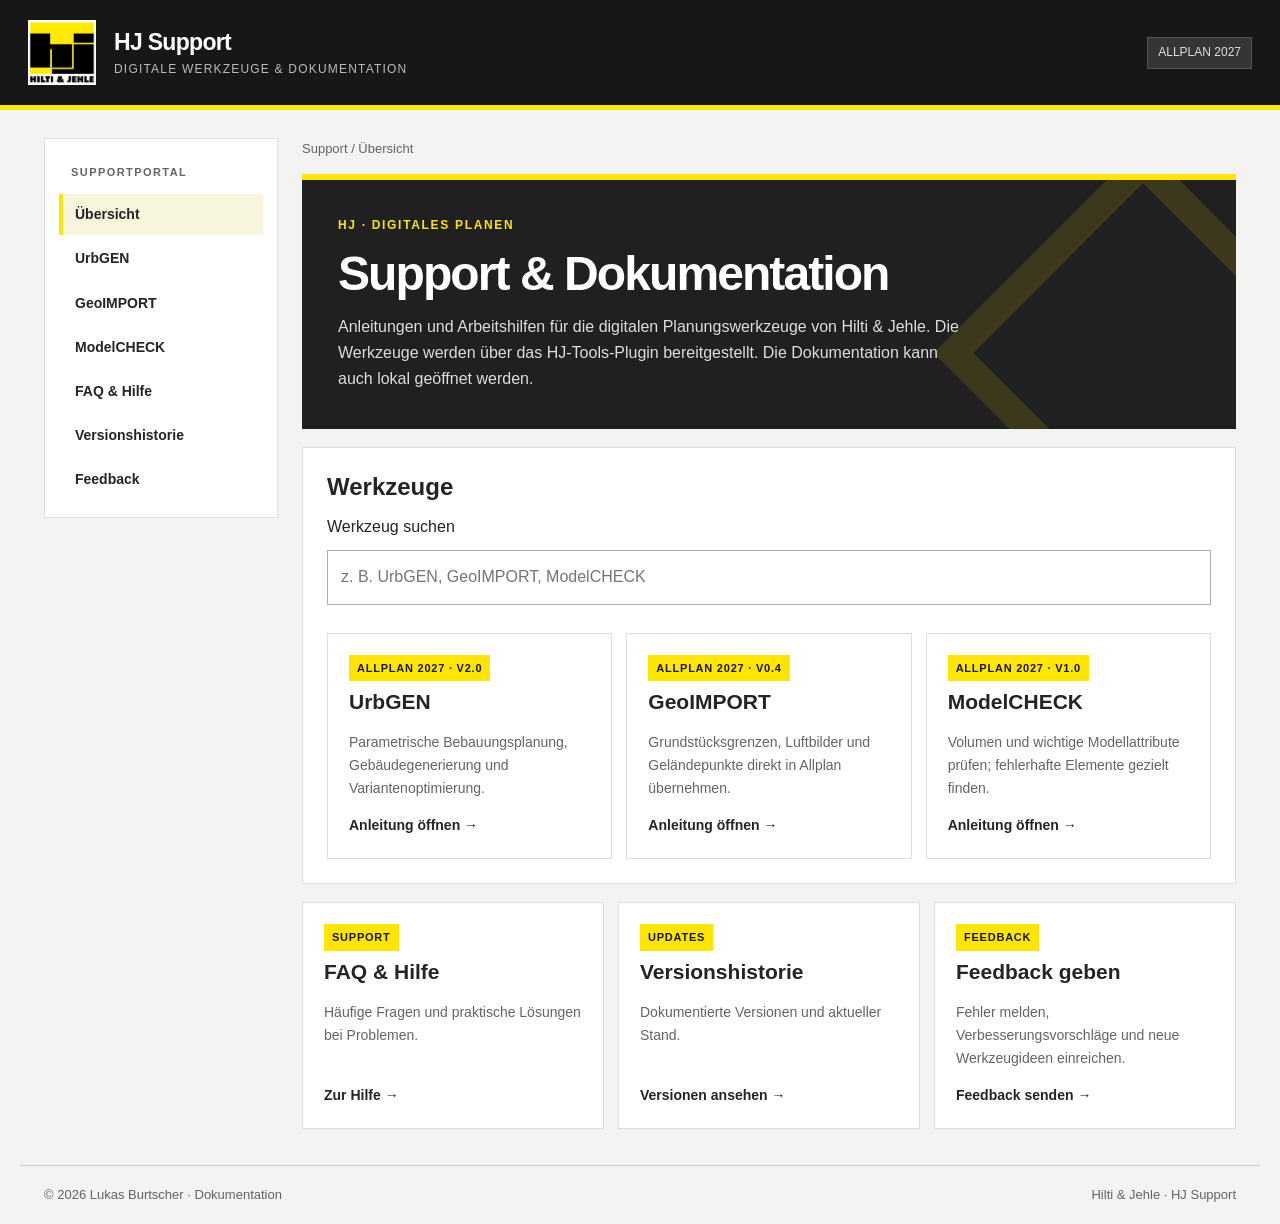
<file: docs/index.html>
<!doctype html>
<html lang="de">
	<head>
		<meta charset="utf-8">
		<meta name="viewport" content="width=device-width,initial-scale=1">
		<title>Support &amp; Dokumentation | HJ Support</title>
		<link rel="stylesheet" href="assets/style.css">
		<script src="assets/support.js?v=2" defer></script>
	</head>
	<body>
		<header class="header" data-header></header>
		<div class="layout">
			<nav class="sidebar" aria-label="Hauptnavigation" data-navigation>
				<noscript><a href="index.html">Zur Übersicht</a></noscript>
			</nav>
			<main>
				<div class="breadcrumb">Support / Übersicht</div>
				<div class="hero">
					<div class="eyebrow">HJ · Digitales Planen</div>
					<h1>Support &amp; Dokumentation</h1>
					<p>Anleitungen und Arbeitshilfen für die digitalen Planungswerkzeuge von Hilti &amp; Jehle. Die Werkzeuge werden über das HJ-Tools-Plugin bereitgestellt. Die Dokumentation kann auch lokal geöffnet werden.</p>
				</div>

				<section class="panel">
					<h2>Werkzeuge</h2>
					<label for="search">Werkzeug suchen</label>
					<input class="search" id="search" data-search type="search" placeholder="z. B. UrbGEN, GeoIMPORT, ModelCHECK">
					<div class="grid" data-tools></div>
					<p data-empty hidden>Kein passendes Werkzeug gefunden.</p>
				</section>

				<div class="grid">
					<a class="card" href="faq.html">
						<span class="pill">Support</span>
						<h2>FAQ &amp; Hilfe</h2>
						<p>Häufige Fragen und praktische Lösungen bei Problemen.</p>
						<span class="arrow">Zur Hilfe →</span>
					</a>

					<a class="card" href="versionen.html">
						<span class="pill">Updates</span>
						<h2>Versionshistorie</h2>
						<p>Dokumentierte Versionen und aktueller Stand.</p>
						<span class="arrow">Versionen ansehen →</span>
					</a>

					<a class="card" href="feedback.html">
						<span class="pill">Feedback</span>
						<h2>Feedback geben</h2>
						<p>Fehler melden, Verbesserungsvorschläge und neue Werkzeugideen einreichen.</p>
						<span class="arrow">Feedback senden →</span>
					</a>
				</div>
			</main>
		</div>
		<footer class="footer" data-footer></footer>
	</body>
</html>
</file>
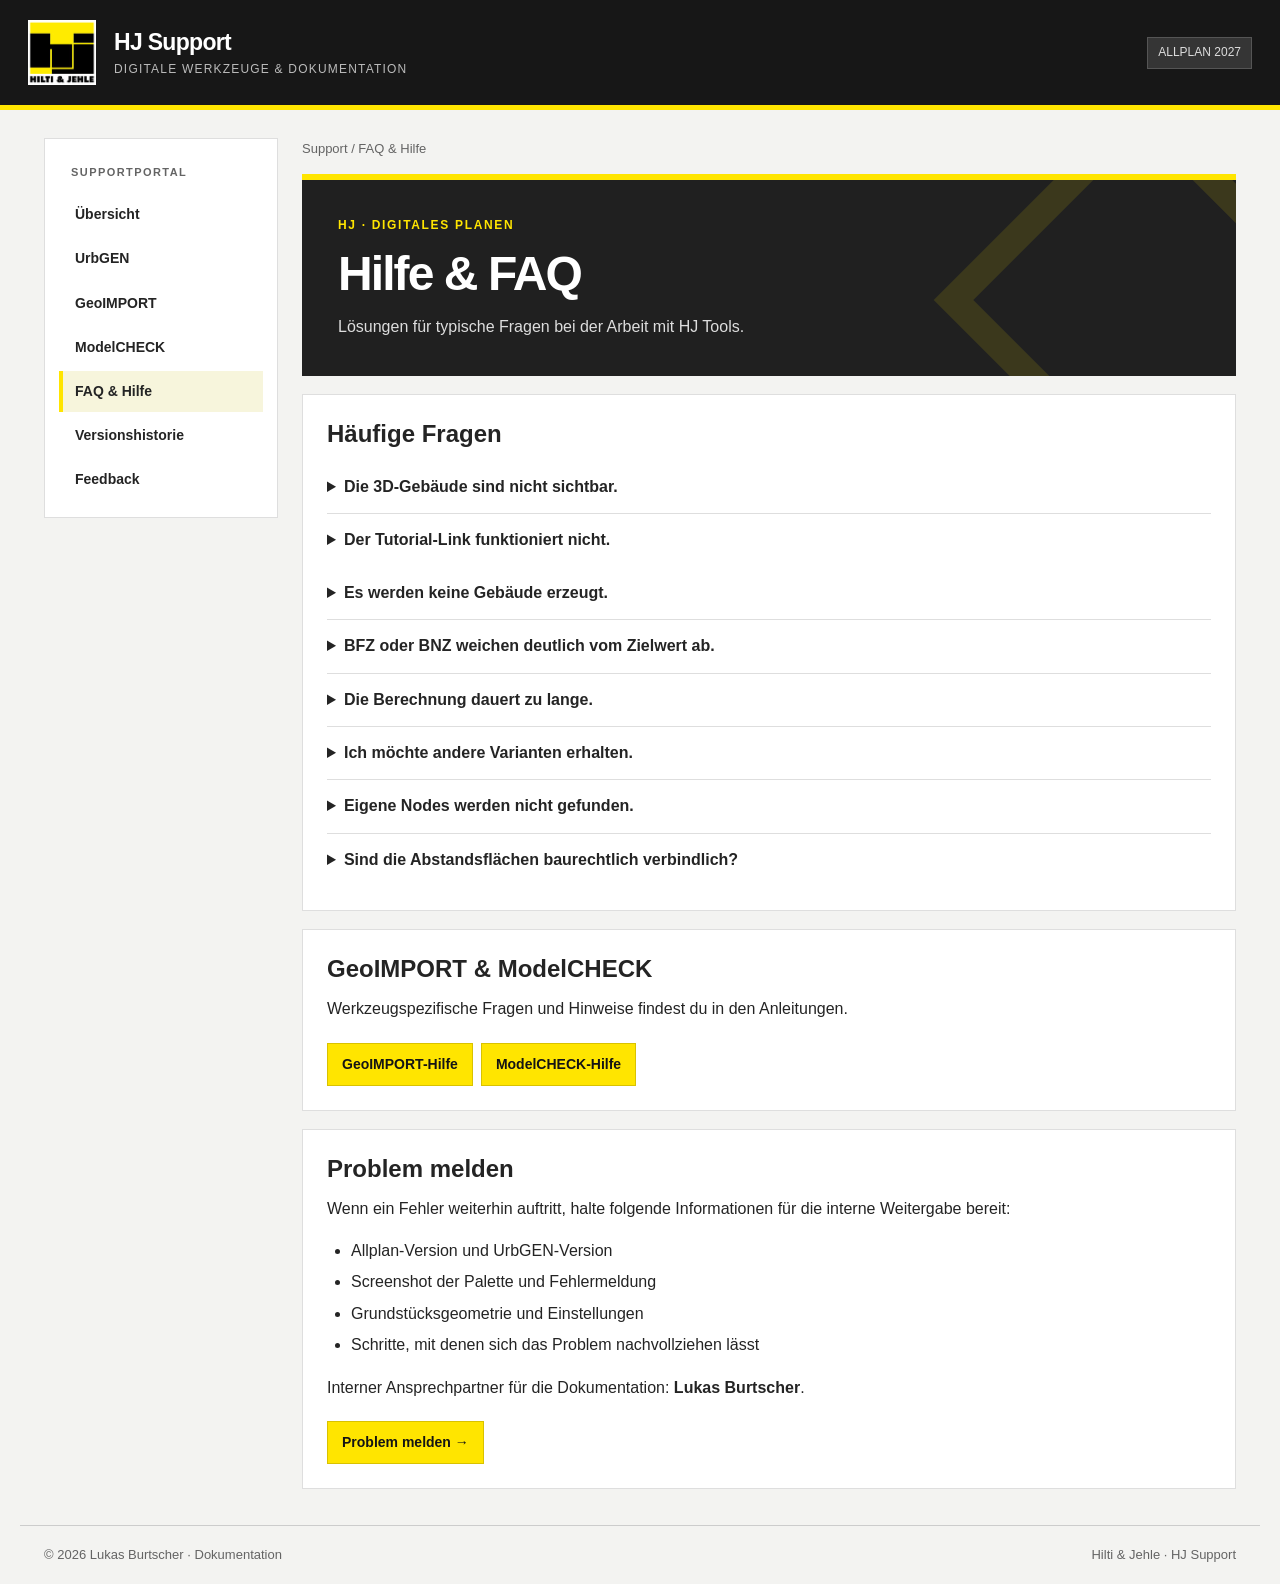
<file: docs/faq.html>
<!doctype html>
<html lang="de">
	<head>
		<meta charset="utf-8">
		<meta name="viewport" content="width=device-width,initial-scale=1">
		<title>Hilfe &amp; FAQ | HJ Support</title>
		<link rel="stylesheet" href="assets/style.css">
		<script src="assets/support.js?v=2" defer></script>
	</head>
	<body>
		<header class="header" data-header></header>
		<div class="layout">
			<nav class="sidebar" aria-label="Hauptnavigation" data-navigation>
				<noscript><a href="index.html">Zur Übersicht</a></noscript>
			</nav>
			<main>
				<div class="breadcrumb">Support / FAQ &amp; Hilfe</div>
				<div class="hero">
					<div class="eyebrow">HJ · Digitales Planen</div>
					<h1>Hilfe &amp; FAQ</h1>
					<p>Lösungen für typische Fragen bei der Arbeit mit HJ Tools.</p>
				</div>
				<section class="panel" id="faq">
					<h2>Häufige Fragen</h2>
					<div class="faq">
						<details>
							<summary>Die 3D-Gebäude sind nicht sichtbar.</summary>
							<p>Prüfe im Reiter 3D erstellen, welches Teilbild ausgewählt wurde, und ob dieses im Projekt sichtbar geschaltet ist. Prüfe, ob du Erstellen betätigt hast.</p>
						</details>
						<details>
							<summary>Der Tutorial-Link funktioniert nicht.</summary>
							<p>Prüfe die Internetverbindung und öffne die Supportübersicht direkt im Browser.</p>
						</details>
					</div>
					<div class="faq">
						<details>
							<summary>Es werden keine Gebäude erzeugt.</summary>
							<p>Prüfe, ob die Grundstücksgrenze geschlossen und eben ist. Reduziere testweise den Grundstück Offset, den Mindestabstand oder die minimalen Gebäudeabmessungen. Stelle sicher, dass mindestens eine Gebäudeform aktiviert ist.</p>
						</details>
						<details>
							<summary>BFZ oder BNZ weichen deutlich vom Zielwert ab.</summary>
							<p>Die Zielwerte können durch Grundstücksform, Abmessungen, Abstände und maximale Gebäudeanzahl eingeschränkt sein. Prüfe zuerst diese Vorgaben und erhöhe bei Bedarf den Suchaufwand.</p>
						</details>
						<details>
							<summary>Die Berechnung dauert zu lange.</summary>
							<p>Reduziere die Variantenanzahl, Generierungsversuche oder die Population und Generationen. Beginne mit den Standardeinstellungen.</p>
						</details>
						<details>
							<summary>Ich möchte andere Varianten erhalten.</summary>
							<p>Ändere den Seed oder die Gebäudeparameter. Vergleiche anschließend die neuen Ergebnisse mit den bisherigen Varianten.</p>
						</details>
						<details>
							<summary>Eigene Nodes werden nicht gefunden.</summary>
							<p>Prüfe, ob das HJ-Tools-Plugin vollständig und für Allplan 2027 installiert ist. Starte Allplan neu. Melde fehlende Nodes dem Support.</p>
						</details>
						<details>
							<summary>Sind die Abstandsflächen baurechtlich verbindlich?</summary>
							<p>Nein. Die Darstellung dient der visuellen Kontrolle im Vorentwurf. Die geltenden Vorschriften und die projektspezifischen Anforderungen müssen separat geprüft werden.</p>
						</details>
					</div>
				</section>

				<section class="panel">
					<h2>GeoIMPORT &amp; ModelCHECK</h2>
					<p>Werkzeugspezifische Fragen und Hinweise findest du in den Anleitungen.</p>
					<div class="navlinks">
						<a href="geoimport.html#hilfe">GeoIMPORT-Hilfe</a>
						<a href="modelcheck.html#grenzen">ModelCHECK-Hilfe</a>
					</div>
				</section>
				<section class="panel" id="meldung">
					<h2>Problem melden</h2>
					<p>Wenn ein Fehler weiterhin auftritt, halte folgende Informationen für die interne Weitergabe bereit:</p>
					<ul>
						<li>Allplan-Version und UrbGEN-Version</li>
						<li>Screenshot der Palette und Fehlermeldung</li>
						<li>Grundstücksgeometrie und Einstellungen</li>
						<li>Schritte, mit denen sich das Problem nachvollziehen lässt</li>
					</ul>
					<p>Interner Ansprechpartner für die Dokumentation: <b>Lukas Burtscher</b>.</p>
					<div class="navlinks">
						<a href="feedback.html">Problem melden →</a>
					</div>
				</section>
			</main>
		</div>
		<footer class="footer" data-footer></footer>
	</body>
</html>
</file>
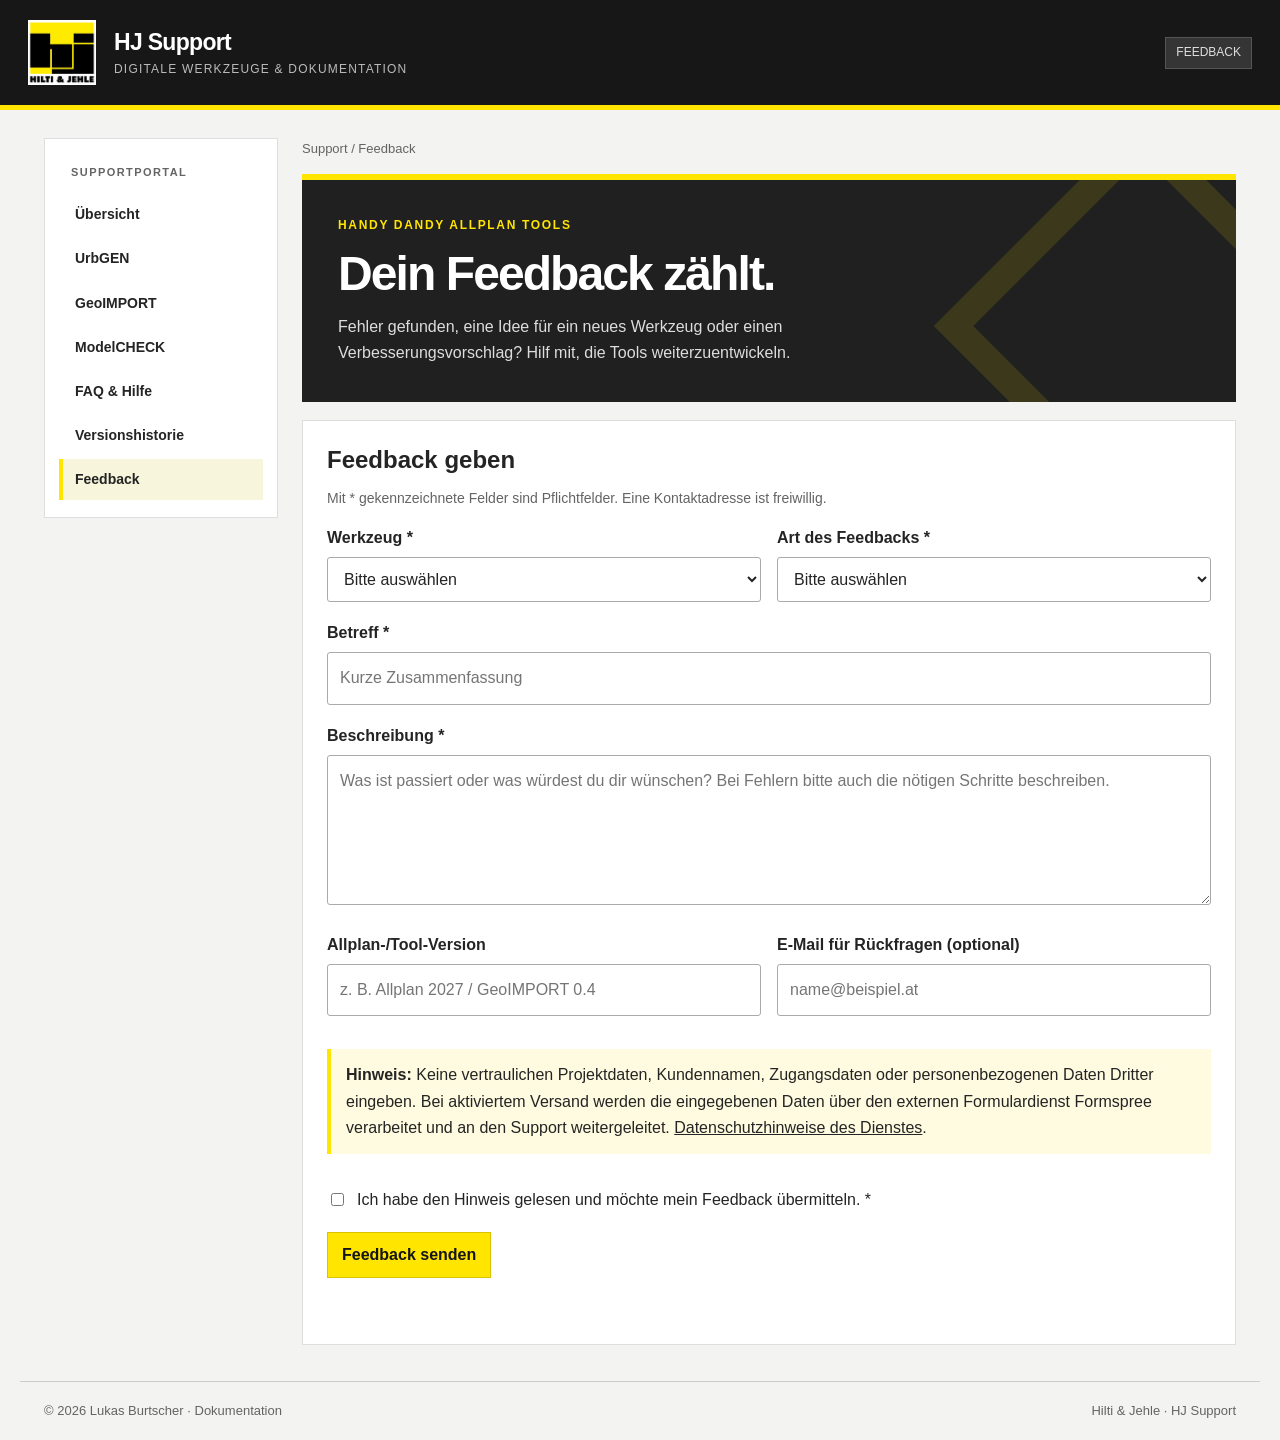
<file: docs/feedback.html>
<!doctype html>
<html lang="de">
	<head>
		<meta charset="utf-8">
		<meta name="viewport" content="width=device-width, initial-scale=1">
		<title>Feedback | HJ Support</title>
		<link rel="stylesheet" href="assets/style.css">
		<link rel="stylesheet" href="assets/feedback.css">
		<script src="assets/support.js?v=2" defer></script>
		<script src="assets/feedback.js" defer></script>
	</head>
	<body>
		<header class="header" data-header data-status="FEEDBACK"></header>
		<div class="layout">
			<nav class="sidebar" aria-label="Hauptnavigation" data-navigation>
				<noscript><a href="index.html">Zur Übersicht</a></noscript>
			</nav>
			<main>
				<div class="breadcrumb">Support / Feedback</div>
				<div class="hero">
					<div class="eyebrow">Handy Dandy Allplan Tools</div>
					<h1>Dein Feedback zählt.</h1>
					<p>Fehler gefunden, eine Idee für ein neues Werkzeug oder einen Verbesserungsvorschlag? Hilf mit, die Tools weiterzuentwickeln.</p>
				</div>
				<section class="panel">
					<h2>Feedback geben</h2>
					<p class="hint">Mit * gekennzeichnete Felder sind Pflichtfelder. Eine Kontaktadresse ist freiwillig.</p>
					<!-- Nach IT-Freigabe den eigenen Formspree-Endpunkt in data-endpoint eintragen. -->
					<form id="feedback" class="feedback-form" method="post" data-endpoint="https://formspree.io/f/xnpdrdab">
						<div class="form-columns">
							<div class="field">
								<label for="tool">Werkzeug *</label>
								<select id="tool" name="Werkzeug" data-feedback-tools required>
									<option value="">Bitte auswählen</option>
									<option>HJ Tools / Installation</option>
									<option>Sonstiges / Neues Tool</option>
								</select>
							</div>
							<div class="field">
								<label for="category">Art des Feedbacks *</label>
								<select id="category" name="Feedbacktyp" required>
									<option value="">Bitte auswählen</option>
									<option>Fehlermeldung</option>
									<option>Verbesserungsvorschlag</option>
									<option>Funktionswunsch</option>
									<option>Allgemeines Feedback</option>
								</select>
							</div>
						</div>
						<div class="field">
							<label for="subject">Betreff *</label>
							<input id="subject" name="Betreff" maxlength="120" required placeholder="Kurze Zusammenfassung">
						</div>
						<div class="field">
							<label for="message">Beschreibung *</label>
							<textarea id="message" name="Nachricht" maxlength="4000" required placeholder="Was ist passiert oder was würdest du dir wünschen? Bei Fehlern bitte auch die nötigen Schritte beschreiben."></textarea>
						</div>
						<div class="form-columns">
							<div class="field">
								<label for="version">Allplan-/Tool-Version</label>
								<input id="version" name="Version" maxlength="100" placeholder="z. B. Allplan 2027 / GeoIMPORT 0.4">
							</div>
							<div class="field">
								<label for="email">E-Mail für Rückfragen (optional)</label>
								<input id="email" name="email" type="email" maxlength="200" autocomplete="email" placeholder="name@beispiel.at">
							</div>
						</div>
						<div class="honeypot" aria-hidden="true">
							<label>Bitte leer lassen <input name="_gotcha" tabindex="-1" autocomplete="off"></label>
						</div>
						<div class="note">
							<b>Hinweis:</b> Keine vertraulichen Projektdaten, Kundennamen, Zugangsdaten oder personenbezogenen Daten Dritter eingeben.
							Bei aktiviertem Versand werden die eingegebenen Daten über den externen Formulardienst Formspree verarbeitet und an den Support weitergeleitet.
							<a href="https://formspree.io/legal/privacy-policy/" target="_blank" rel="noopener noreferrer">Datenschutzhinweise des Dienstes</a>.
						</div>
						<label class="consent">
							<input type="checkbox" required name="HinweisBestaetigt" value="Ja">
							<span>Ich habe den Hinweis gelesen und möchte mein Feedback übermitteln. *</span>
						</label>
						<button type="submit" class="button submit-button" id="send" disabled>Feedback senden</button>
						<p class="feedback-status" id="feedback-status" role="status" aria-live="polite">Der Mailversand ist noch nicht eingerichtet.</p>
						<noscript><p>Aktiviere JavaScript, um das Formular zu verwenden.</p></noscript>
					</form>
				</section>
			</main>
		</div>
		<footer class="footer" data-footer></footer>
	</body>
</html>
</file>
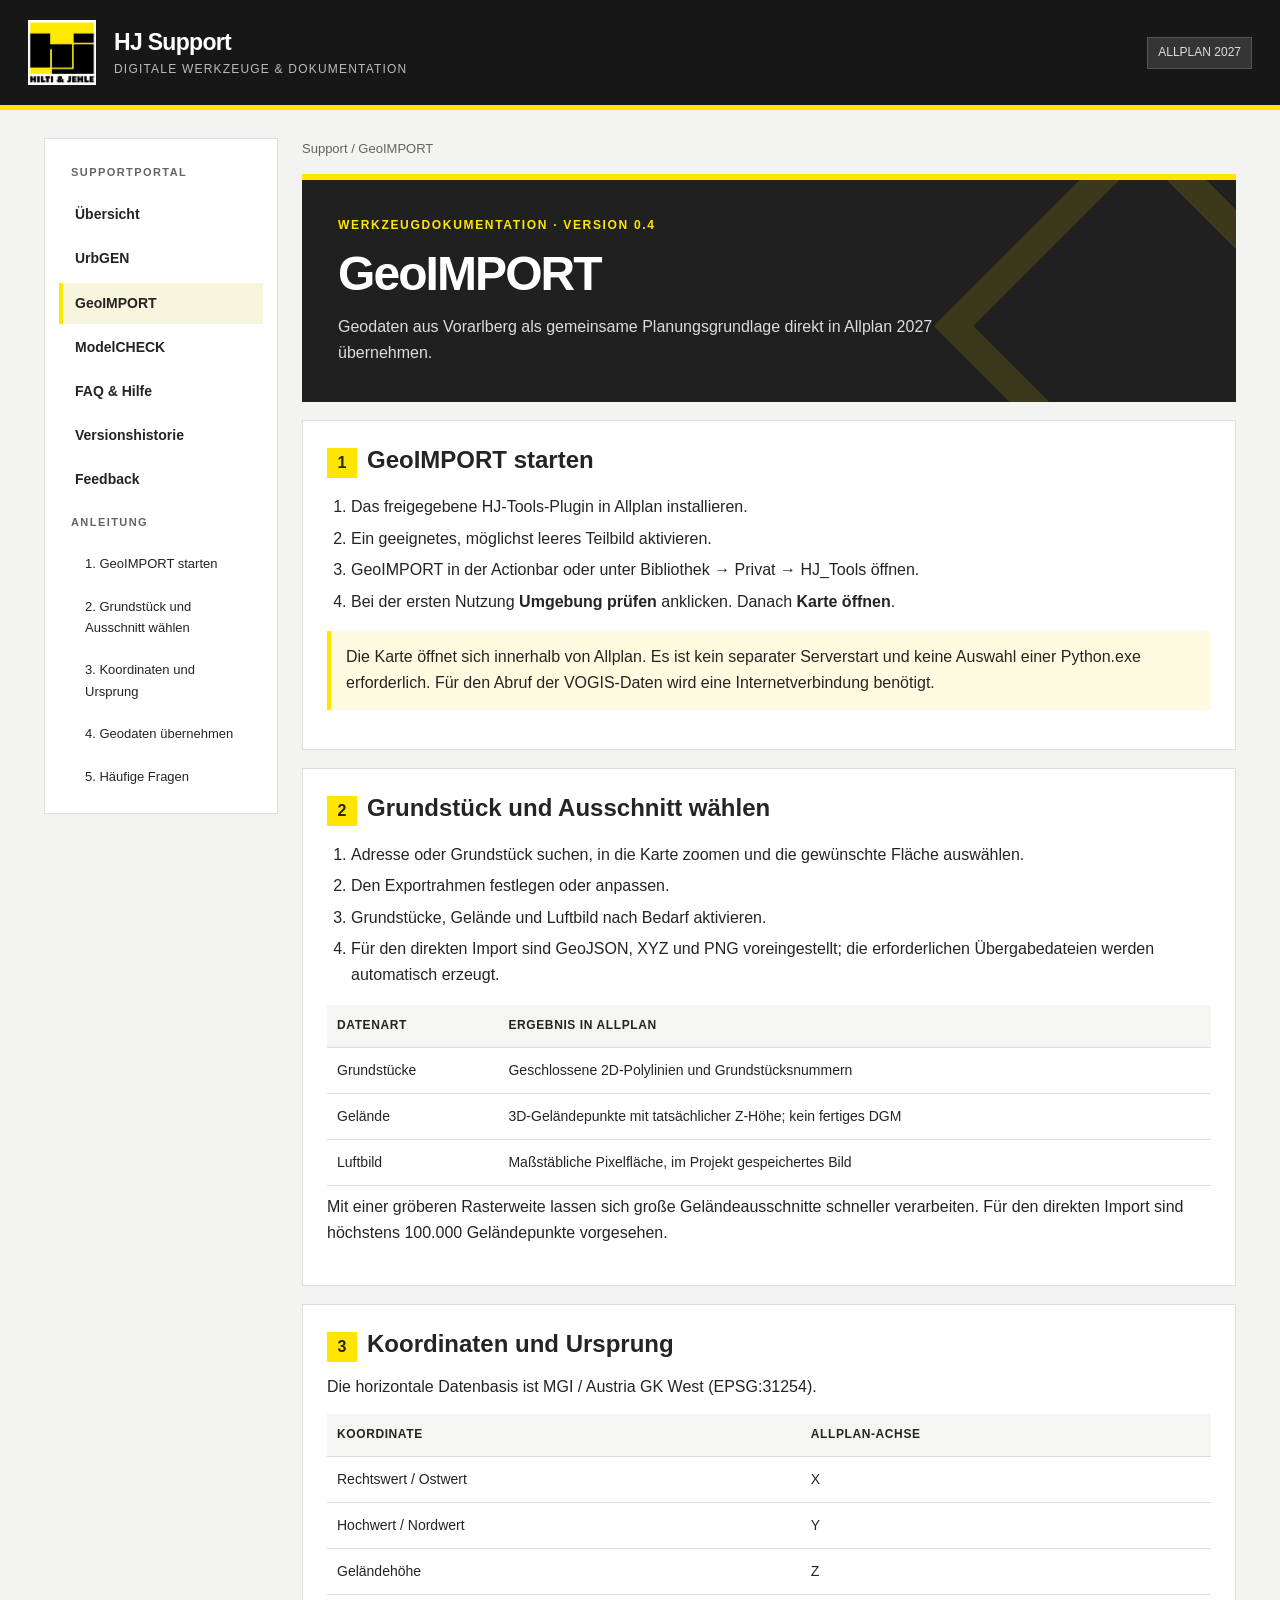
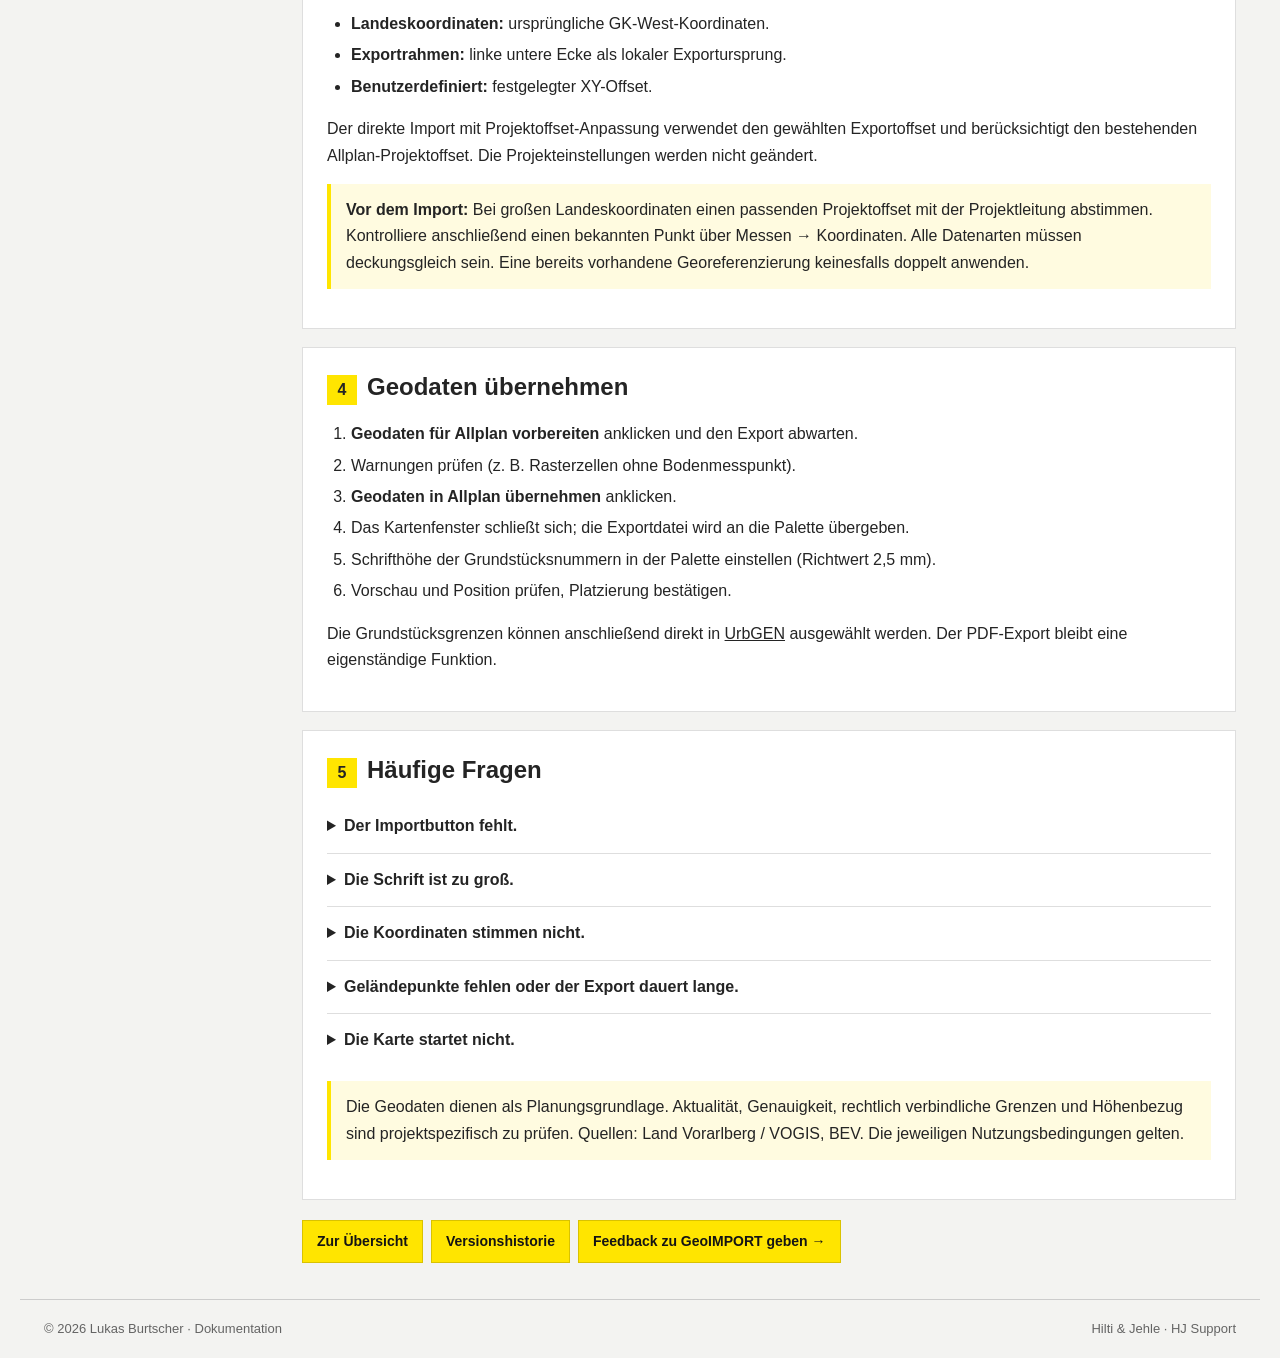
<file: docs/geoimport.html>
<!doctype html>
<html lang="de">
	<head>
		<meta charset="utf-8">
		<meta name="viewport" content="width=device-width, initial-scale=1">
		<title>GeoIMPORT | HJ Support</title>
		<link rel="stylesheet" href="assets/style.css">
		<script src="assets/support.js?v=2" defer></script>
	</head>
	<body>
		<header class="header" data-header></header>
		<div class="layout">
			<nav class="sidebar" aria-label="Hauptnavigation" data-navigation>
				<div class="label">Anleitung</div>
				<a class="sub" href="#start">1. GeoIMPORT starten</a>
				<a class="sub" href="#auswahl">2. Grundstück und Ausschnitt wählen</a>
				<a class="sub" href="#koordinaten">3. Koordinaten und Ursprung</a>
				<a class="sub" href="#import">4. Geodaten übernehmen</a>
				<a class="sub" href="#hilfe">5. Häufige Fragen</a>
				<noscript><a href="index.html">Zur Übersicht</a></noscript>
			</nav>
			<main>
				<div class="breadcrumb">Support / GeoIMPORT</div>
				<div class="hero">
					<div class="eyebrow">Werkzeugdokumentation · Version 0.4</div>
					<h1>GeoIMPORT</h1>
					<p>Geodaten aus Vorarlberg als gemeinsame Planungsgrundlage direkt in Allplan 2027 übernehmen.</p>
				</div>
				<section class="panel" id="start">
					<h2><span class="step">1</span>GeoIMPORT starten</h2>
					<ol>
						<li>Das freigegebene HJ-Tools-Plugin in Allplan installieren.</li>
						<li>Ein geeignetes, möglichst leeres Teilbild aktivieren.</li>
						<li>GeoIMPORT in der Actionbar oder unter Bibliothek → Privat → HJ_Tools öffnen.</li>
						<li>Bei der ersten Nutzung <b>Umgebung prüfen</b> anklicken. Danach <b>Karte öffnen</b>.</li>
					</ol>
					<div class="note">Die Karte öffnet sich innerhalb von Allplan. Es ist kein separater Serverstart und keine Auswahl einer Python.exe erforderlich. Für den Abruf der VOGIS-Daten wird eine Internetverbindung benötigt.</div>
				</section>

				<section class="panel" id="auswahl">
					<h2><span class="step">2</span>Grundstück und Ausschnitt wählen</h2>
					<ol>
						<li>Adresse oder Grundstück suchen, in die Karte zoomen und die gewünschte Fläche auswählen.</li>
						<li>Den Exportrahmen festlegen oder anpassen.</li>
						<li>Grundstücke, Gelände und Luftbild nach Bedarf aktivieren.</li>
						<li>Für den direkten Import sind GeoJSON, XYZ und PNG voreingestellt; die erforderlichen Übergabedateien werden automatisch erzeugt.</li>
					</ol>
					<div class="table-wrap">
						<table>
							<thead><tr><th>Datenart</th><th>Ergebnis in Allplan</th></tr></thead>
							<tbody>
								<tr><td>Grundstücke</td><td>Geschlossene 2D-Polylinien und Grundstücksnummern</td></tr>
								<tr><td>Gelände</td><td>3D-Geländepunkte mit tatsächlicher Z-Höhe; kein fertiges DGM</td></tr>
								<tr><td>Luftbild</td><td>Maßstäbliche Pixelfläche, im Projekt gespeichertes Bild</td></tr>
							</tbody>
						</table>
					</div>
					<p>Mit einer gröberen Rasterweite lassen sich große Geländeausschnitte schneller verarbeiten. Für den direkten Import sind höchstens 100.000 Geländepunkte vorgesehen.</p>
				</section>

				<section class="panel" id="koordinaten">
					<h2><span class="step">3</span>Koordinaten und Ursprung</h2>
					<p>Die horizontale Datenbasis ist MGI / Austria GK West (EPSG:31254).</p>
					<div class="table-wrap">
						<table>
							<thead><tr><th>Koordinate</th><th>Allplan-Achse</th></tr></thead>
							<tbody><tr><td>Rechtswert / Ostwert</td><td>X</td></tr><tr><td>Hochwert / Nordwert</td><td>Y</td></tr><tr><td>Geländehöhe</td><td>Z</td></tr></tbody>
						</table>
					</div>
					<ul>
						<li><b>Landeskoordinaten:</b> ursprüngliche GK-West-Koordinaten.</li>
						<li><b>Exportrahmen:</b> linke untere Ecke als lokaler Exportursprung.</li>
						<li><b>Benutzerdefiniert:</b> festgelegter XY-Offset.</li>
					</ul>
					<p>Der direkte Import mit Projektoffset-Anpassung verwendet den gewählten Exportoffset und berücksichtigt den bestehenden Allplan-Projektoffset. Die Projekteinstellungen werden nicht geändert.</p>
					<div class="note"><b>Vor dem Import:</b> Bei großen Landeskoordinaten einen passenden Projektoffset mit der Projektleitung abstimmen. Kontrolliere anschließend einen bekannten Punkt über Messen → Koordinaten. Alle Datenarten müssen deckungsgleich sein. Eine bereits vorhandene Georeferenzierung keinesfalls doppelt anwenden.</div>
				</section>

				<section class="panel" id="import">
					<h2><span class="step">4</span>Geodaten übernehmen</h2>
					<ol>
						<li><b>Geodaten für Allplan vorbereiten</b> anklicken und den Export abwarten.</li>
						<li>Warnungen prüfen (z. B. Rasterzellen ohne Bodenmesspunkt).</li>
						<li><b>Geodaten in Allplan übernehmen</b> anklicken.</li>
						<li>Das Kartenfenster schließt sich; die Exportdatei wird an die Palette übergeben.</li>
						<li>Schrifthöhe der Grundstücksnummern in der Palette einstellen (Richtwert 2,5 mm).</li>
						<li>Vorschau und Position prüfen, Platzierung bestätigen.</li>
					</ol>
					<p>Die Grundstücksgrenzen können anschließend direkt in <a href="urbgen.html">UrbGEN</a> ausgewählt werden. Der PDF-Export bleibt eine eigenständige Funktion.</p>
				</section>

				<section class="panel" id="hilfe">
					<h2><span class="step">5</span>Häufige Fragen</h2>
					<div class="faq">
						<details><summary>Der Importbutton fehlt.</summary><p>Prüfe die installierte GeoIMPORT-Version. Starte Allplan vollständig neu und führe einen neuen Export aus. Alte Exportaufträge enthalten die nativen Übergabedaten nicht.</p></details>
						<details><summary>Die Schrift ist zu groß.</summary><p>Bei der Version mit Schrifthöhenparameter kannst du die Größe über die Allplan-Palette einstellen. Beginne mit 2,5 mm.</p></details>
						<details><summary>Die Koordinaten stimmen nicht.</summary><p>Prüfe den Exportursprung und den Allplan-Projektoffset. Vergleiche einen bekannten Rechts- und Hochwert. Verwende die Version mit Projektoffset-Anpassung.</p></details>
						<details><summary>Geländepunkte fehlen oder der Export dauert lange.</summary><p>Verkleinere den Rahmen oder erhöhe die Rasterweite. Leere Rasterzellen können bei fehlenden Bodenmessungen entstehen.</p></details>
						<details><summary>Die Karte startet nicht.</summary><p>Umgebung prüfen ausführen und die Meldung an den Support weitergeben. Fehlende Bibliotheken werden über das freigegebene Plugin-Verfahren installiert.</p></details>
					</div>
					<div class="note">Die Geodaten dienen als Planungsgrundlage. Aktualität, Genauigkeit, rechtlich verbindliche Grenzen und Höhenbezug sind projektspezifisch zu prüfen. Quellen: Land Vorarlberg / VOGIS, BEV. Die jeweiligen Nutzungsbedingungen gelten.</div>
				</section>
				<div class="navlinks">
					<a href="index.html">Zur Übersicht</a>
					<a href="versionen.html">Versionshistorie</a>
				</div>
			</main>
		</div>
		<footer class="footer" data-footer></footer>
	</body>
</html>
</file>
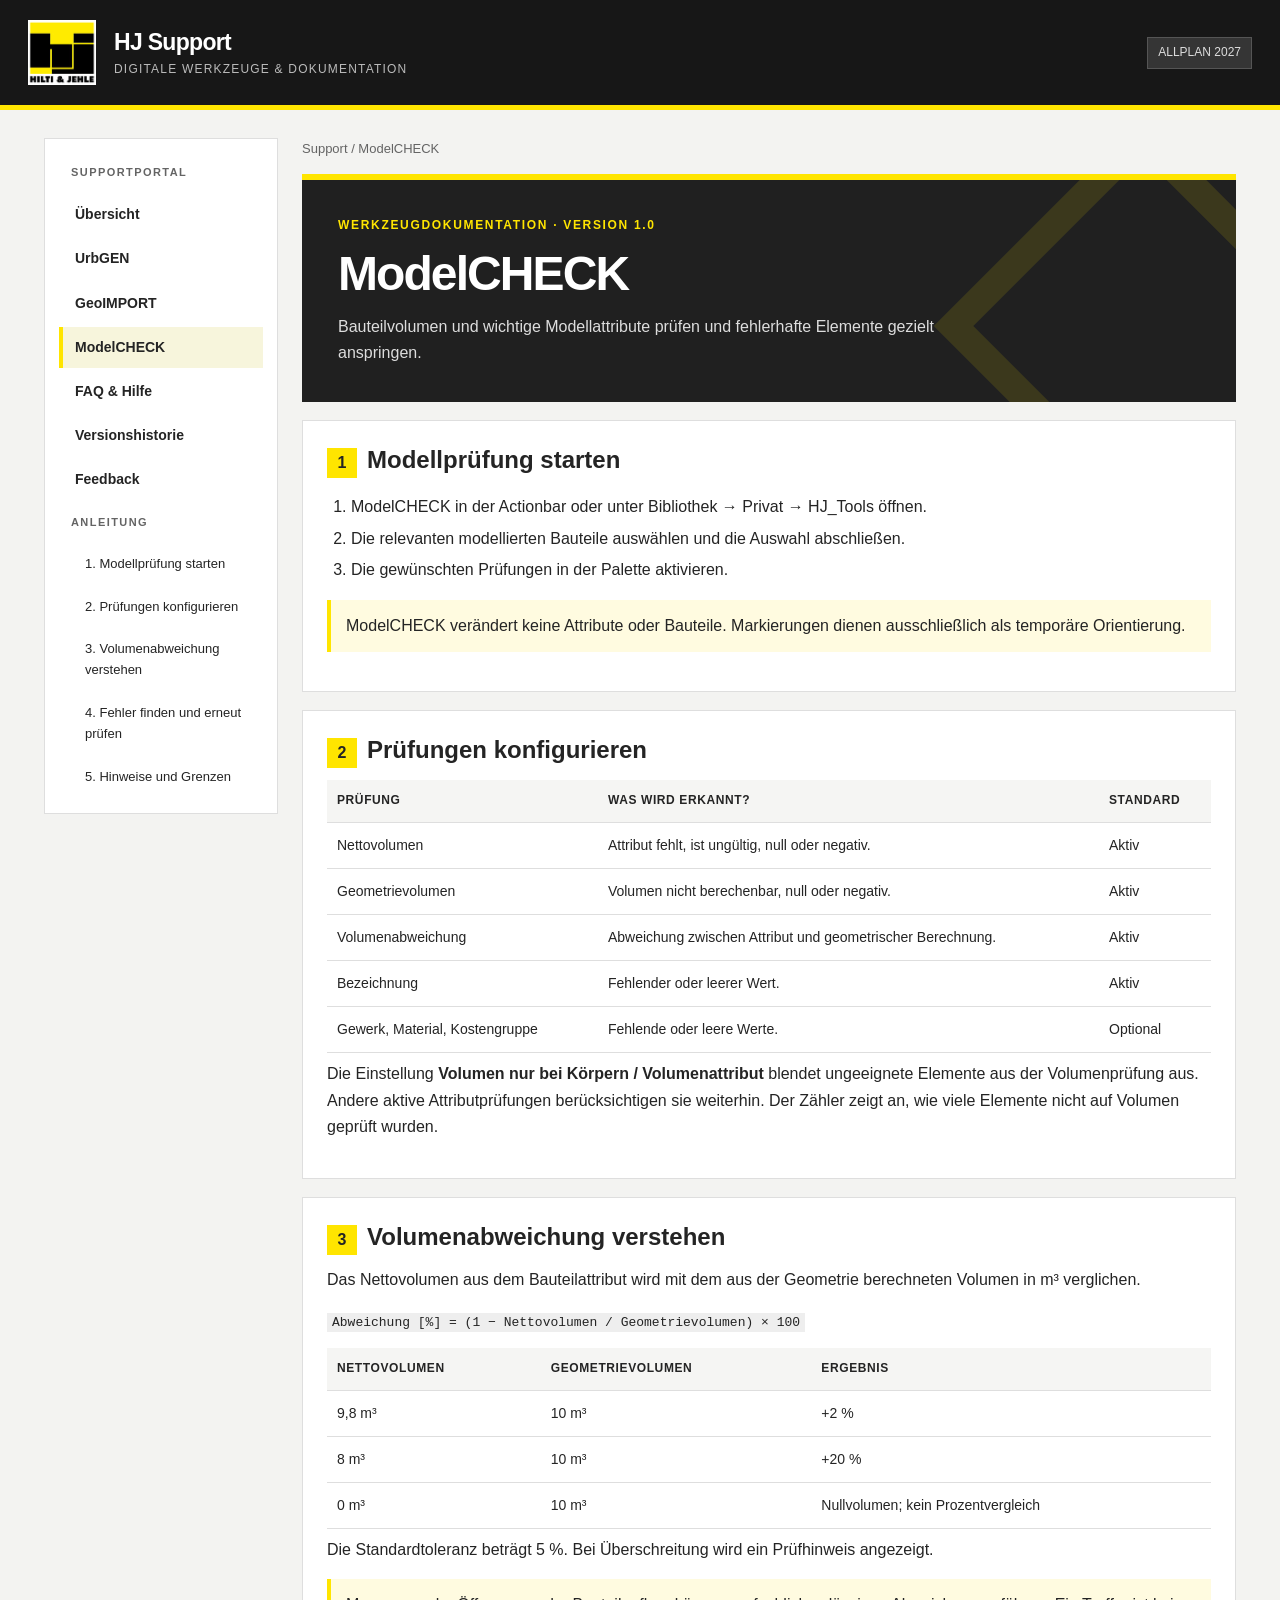
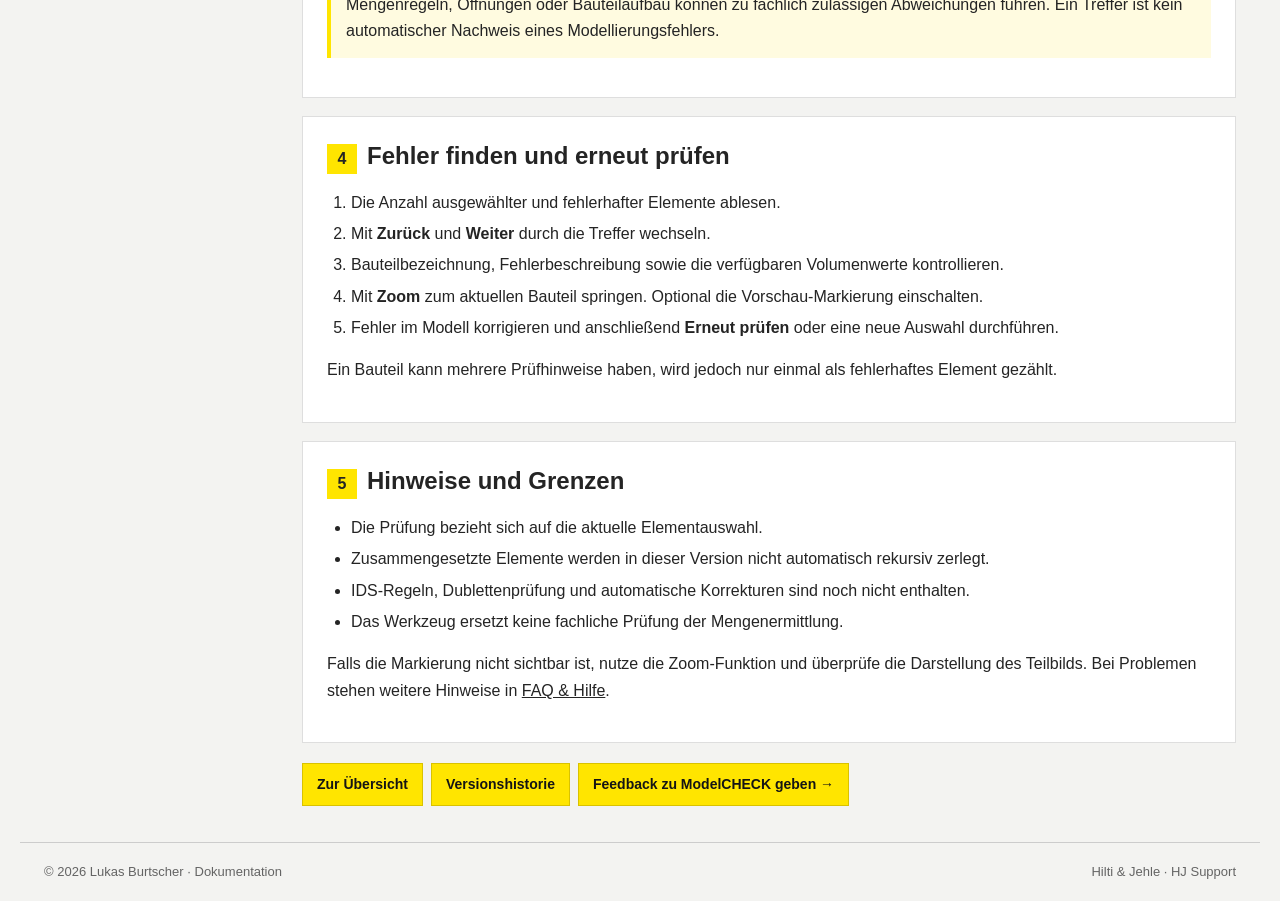
<file: docs/modelcheck.html>
<!doctype html>
<html lang="de">
	<head>
		<meta charset="utf-8">
		<meta name="viewport" content="width=device-width, initial-scale=1">
		<title>ModelCHECK | HJ Support</title>
		<link rel="stylesheet" href="assets/style.css">
		<script src="assets/support.js?v=2" defer></script>
	</head>
	<body>
		<header class="header" data-header></header>
		<div class="layout">
			<nav class="sidebar" aria-label="Hauptnavigation" data-navigation>
				<div class="label">Anleitung</div>
				<a class="sub" href="#start">1. Modellprüfung starten</a>
				<a class="sub" href="#pruefungen">2. Prüfungen konfigurieren</a>
				<a class="sub" href="#volumen">3. Volumenabweichung verstehen</a>
				<a class="sub" href="#navigation">4. Fehler finden und erneut prüfen</a>
				<a class="sub" href="#grenzen">5. Hinweise und Grenzen</a>
				<noscript><a href="index.html">Zur Übersicht</a></noscript>
			</nav>
			<main>
				<div class="breadcrumb">Support / ModelCHECK</div>
				<div class="hero">
					<div class="eyebrow">Werkzeugdokumentation · Version 1.0</div>
					<h1>ModelCHECK</h1>
					<p>Bauteilvolumen und wichtige Modellattribute prüfen und fehlerhafte Elemente gezielt anspringen.</p>
				</div>
				<section class="panel" id="start">
					<h2><span class="step">1</span>Modellprüfung starten</h2>
					<ol>
						<li>ModelCHECK in der Actionbar oder unter Bibliothek → Privat → HJ_Tools öffnen.</li>
						<li>Die relevanten modellierten Bauteile auswählen und die Auswahl abschließen.</li>
						<li>Die gewünschten Prüfungen in der Palette aktivieren.</li>
					</ol>
					<div class="note">ModelCHECK verändert keine Attribute oder Bauteile. Markierungen dienen ausschließlich als temporäre Orientierung.</div>
				</section>

				<section class="panel" id="pruefungen">
					<h2><span class="step">2</span>Prüfungen konfigurieren</h2>
					<div class="table-wrap">
						<table>
							<thead><tr><th>Prüfung</th><th>Was wird erkannt?</th><th>Standard</th></tr></thead>
							<tbody>
								<tr><td>Nettovolumen</td><td>Attribut fehlt, ist ungültig, null oder negativ.</td><td>Aktiv</td></tr>
								<tr><td>Geometrievolumen</td><td>Volumen nicht berechenbar, null oder negativ.</td><td>Aktiv</td></tr>
								<tr><td>Volumenabweichung</td><td>Abweichung zwischen Attribut und geometrischer Berechnung.</td><td>Aktiv</td></tr>
								<tr><td>Bezeichnung</td><td>Fehlender oder leerer Wert.</td><td>Aktiv</td></tr>
								<tr><td>Gewerk, Material, Kostengruppe</td><td>Fehlende oder leere Werte.</td><td>Optional</td></tr>
							</tbody>
						</table>
					</div>
					<p>Die Einstellung <b>Volumen nur bei Körpern / Volumenattribut</b> blendet ungeeignete Elemente aus der Volumenprüfung aus. Andere aktive Attributprüfungen berücksichtigen sie weiterhin. Der Zähler zeigt an, wie viele Elemente nicht auf Volumen geprüft wurden.</p>
				</section>

				<section class="panel" id="volumen">
					<h2><span class="step">3</span>Volumenabweichung verstehen</h2>
					<p>Das Nettovolumen aus dem Bauteilattribut wird mit dem aus der Geometrie berechneten Volumen in m³ verglichen.</p>
					<p><code>Abweichung [%] = (1 − Nettovolumen / Geometrievolumen) × 100</code></p>
					<div class="table-wrap">
						<table>
							<thead><tr><th>Nettovolumen</th><th>Geometrievolumen</th><th>Ergebnis</th></tr></thead>
							<tbody><tr><td>9,8 m³</td><td>10 m³</td><td>+2 %</td></tr><tr><td>8 m³</td><td>10 m³</td><td>+20 %</td></tr><tr><td>0 m³</td><td>10 m³</td><td>Nullvolumen; kein Prozentvergleich</td></tr></tbody>
						</table>
					</div>
					<p>Die Standardtoleranz beträgt 5 %. Bei Überschreitung wird ein Prüfhinweis angezeigt.</p>
					<div class="note">Mengenregeln, Öffnungen oder Bauteilaufbau können zu fachlich zulässigen Abweichungen führen. Ein Treffer ist kein automatischer Nachweis eines Modellierungsfehlers.</div>
				</section>

				<section class="panel" id="navigation">
					<h2><span class="step">4</span>Fehler finden und erneut prüfen</h2>
					<ol>
						<li>Die Anzahl ausgewählter und fehlerhafter Elemente ablesen.</li>
						<li>Mit <b>Zurück</b> und <b>Weiter</b> durch die Treffer wechseln.</li>
						<li>Bauteilbezeichnung, Fehlerbeschreibung sowie die verfügbaren Volumenwerte kontrollieren.</li>
						<li>Mit <b>Zoom</b> zum aktuellen Bauteil springen. Optional die Vorschau-Markierung einschalten.</li>
						<li>Fehler im Modell korrigieren und anschließend <b>Erneut prüfen</b> oder eine neue Auswahl durchführen.</li>
					</ol>
					<p>Ein Bauteil kann mehrere Prüfhinweise haben, wird jedoch nur einmal als fehlerhaftes Element gezählt.</p>
				</section>

				<section class="panel" id="grenzen">
					<h2><span class="step">5</span>Hinweise und Grenzen</h2>
					<ul>
						<li>Die Prüfung bezieht sich auf die aktuelle Elementauswahl.</li>
						<li>Zusammengesetzte Elemente werden in dieser Version nicht automatisch rekursiv zerlegt.</li>
						<li>IDS-Regeln, Dublettenprüfung und automatische Korrekturen sind noch nicht enthalten.</li>
						<li>Das Werkzeug ersetzt keine fachliche Prüfung der Mengenermittlung.</li>
					</ul>
					<p>Falls die Markierung nicht sichtbar ist, nutze die Zoom-Funktion und überprüfe die Darstellung des Teilbilds. Bei Problemen stehen weitere Hinweise in <a href="faq.html">FAQ &amp; Hilfe</a>.</p>
				</section>
				<div class="navlinks">
					<a href="index.html">Zur Übersicht</a>
					<a href="versionen.html">Versionshistorie</a>
				</div>
			</main>
		</div>
		<footer class="footer" data-footer></footer>
	</body>
</html>
</file>
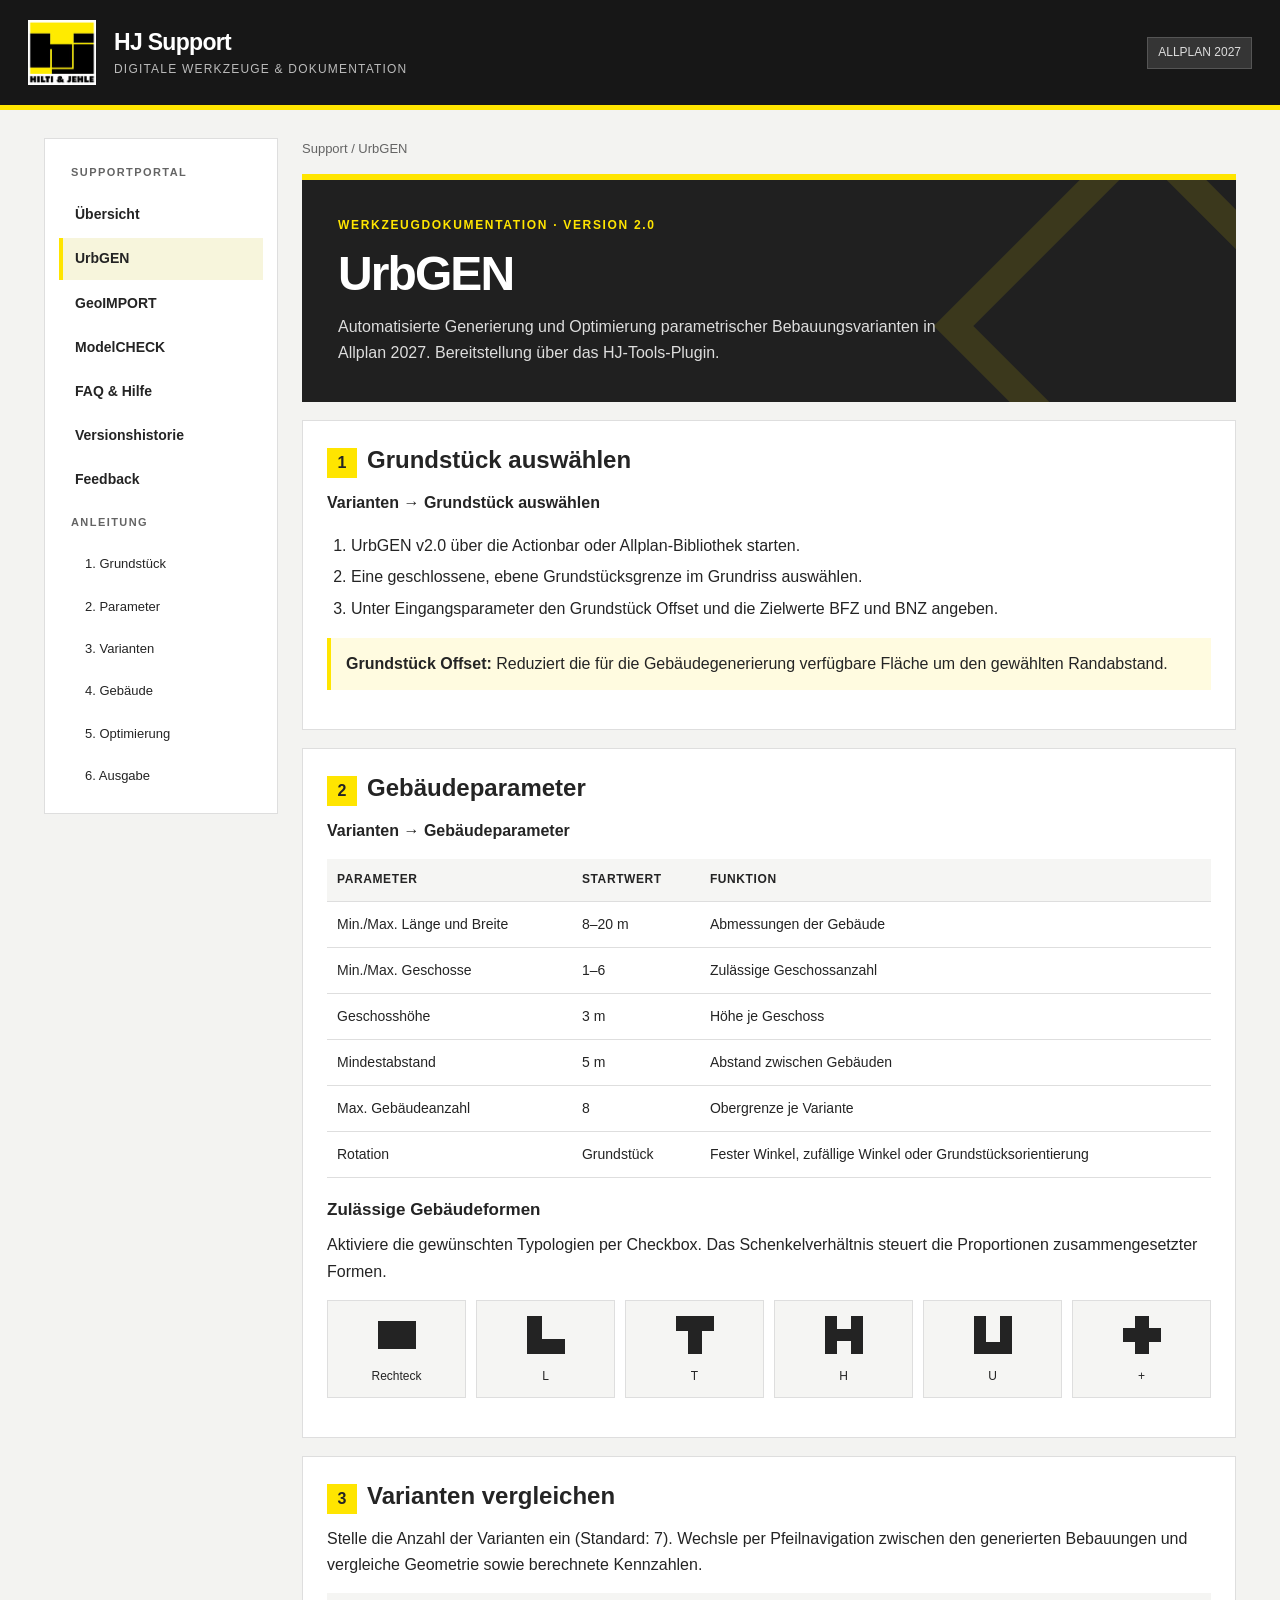
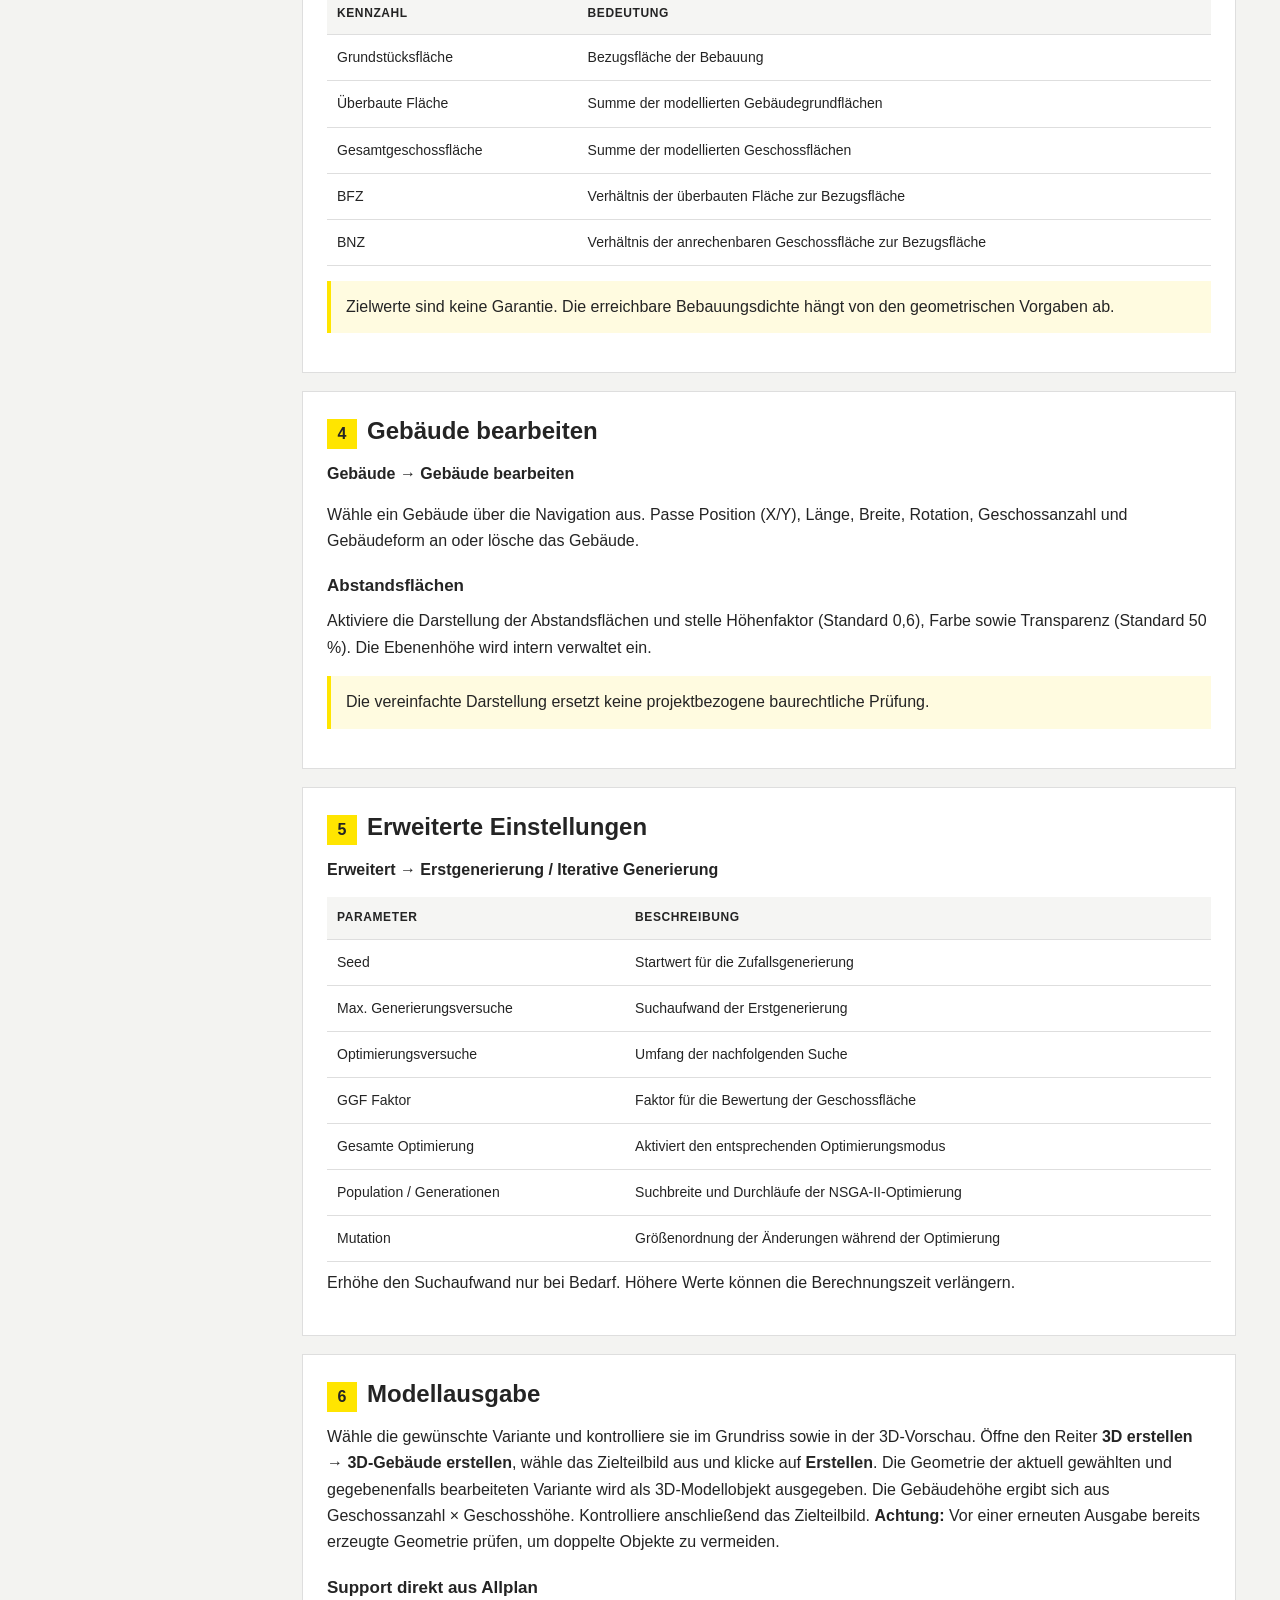
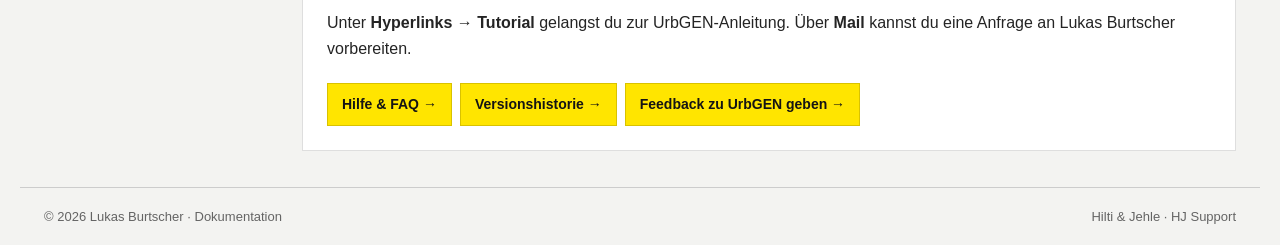
<file: docs/urbgen.html>
<!doctype html>
<html lang="de">
	<head>
		<meta charset="utf-8">
		<meta name="viewport" content="width=device-width,initial-scale=1">
		<title>UrbGEN | HJ Support</title>
		<link rel="stylesheet" href="assets/style.css">
		<script src="assets/support.js?v=2" defer></script>
	</head>
	<body>
		<header class="header" data-header></header>
		<div class="layout">
			<nav class="sidebar" aria-label="Hauptnavigation" data-navigation>
				<div class="label">Anleitung</div>
				<a class="sub" href="#grundstueck">1. Grundstück</a>
				<a class="sub" href="#parameter">2. Parameter</a>
				<a class="sub" href="#varianten">3. Varianten</a>
				<a class="sub" href="#bearbeiten">4. Gebäude</a>
				<a class="sub" href="#optimierung">5. Optimierung</a>
				<a class="sub" href="#ausgabe">6. Ausgabe</a>
				<noscript><a href="index.html">Zur Übersicht</a></noscript>
			</nav>
			<main>
				<div class="breadcrumb">Support / UrbGEN</div>
				<div class="hero">
					<div class="eyebrow">Werkzeugdokumentation · Version 2.0</div>
					<h1>UrbGEN</h1>
					<p>Automatisierte Generierung und Optimierung parametrischer Bebauungsvarianten in Allplan 2027. Bereitstellung über das HJ-Tools-Plugin.</p>
				</div>
				<section class="panel" id="grundstueck">
					<h2><span class="step">1</span>Grundstück auswählen</h2>
					<p><b>Varianten → Grundstück auswählen</b></p>
					<ol>
						<li>UrbGEN v2.0 über die Actionbar oder Allplan-Bibliothek starten.</li>
						<li>Eine geschlossene, ebene Grundstücksgrenze im Grundriss auswählen.</li>
						<li>Unter Eingangsparameter den Grundstück Offset und die Zielwerte BFZ und BNZ angeben.</li>
					</ol>
					<div class="note"><b>Grundstück Offset:</b> Reduziert die für die Gebäudegenerierung verfügbare Fläche um den gewählten Randabstand.</div>
				</section>

				<section class="panel" id="parameter">
					<h2><span class="step">2</span>Gebäudeparameter</h2>
					<p><b>Varianten → Gebäudeparameter</b></p>
					<div class="table-wrap">
						<table>
							<thead>
								<tr>
									<th>Parameter</th>
									<th>Startwert</th>
									<th>Funktion</th>
								</tr>
							</thead>
							<tbody>
								<tr>
									<td>Min./Max. Länge und Breite</td>
									<td>8–20 m</td>
									<td>Abmessungen der Gebäude</td>
								</tr>
								<tr>
									<td>Min./Max. Geschosse</td>
									<td>1–6</td>
									<td>Zulässige Geschossanzahl</td>
								</tr>
								<tr>
									<td>Geschosshöhe</td>
									<td>3 m</td>
									<td>Höhe je Geschoss</td>
								</tr>
								<tr>
									<td>Mindestabstand</td>
									<td>5 m</td>
									<td>Abstand zwischen Gebäuden</td>
								</tr>
								<tr>
									<td>Max. Gebäudeanzahl</td>
									<td>8</td>
									<td>Obergrenze je Variante</td>
								</tr>
								<tr>
									<td>Rotation</td>
									<td>Grundstück</td>
									<td>Fester Winkel, zufällige Winkel oder Grundstücksorientierung</td>
								</tr>
							</tbody>
						</table>
					</div>
					<h3>Zulässige Gebäudeformen</h3>
					<p>Aktiviere die gewünschten Typologien per Checkbox. Das Schenkelverhältnis steuert die Proportionen zusammengesetzter Formen.</p>
					<div class="shapes">
						<div class="shape"><svg viewBox="0 0 48 48" aria-hidden="true"><path d="M5 10H43V38H5Z"/></svg>Rechteck</div>
						<div class="shape"><svg viewBox="0 0 48 48" aria-hidden="true"><path d="M5 5H20V28H43V43H5Z"/></svg>L</div>
						<div class="shape"><svg viewBox="0 0 48 48" aria-hidden="true"><path d="M5 5H43V20H31V43H17V20H5Z"/></svg>T</div>
						<div class="shape"><svg viewBox="0 0 48 48" aria-hidden="true"><path d="M5 5H17V18H31V5H43V43H31V30H17V43H5Z"/></svg>H</div>
						<div class="shape"><svg viewBox="0 0 48 48" aria-hidden="true"><path d="M5 5H17V31H31V5H43V43H5Z"/></svg>U</div>
						<div class="shape"><svg viewBox="0 0 48 48" aria-hidden="true"><path d="M17 5H31V17H43V31H31V43H17V31H5V17H17Z"/></svg>+</div>
					</div>
				</section>

				<section class="panel" id="varianten">
					<h2><span class="step">3</span>Varianten vergleichen</h2>
					<p>Stelle die Anzahl der Varianten ein (Standard: 7). Wechsle per Pfeilnavigation zwischen den generierten Bebauungen und vergleiche Geometrie sowie berechnete Kennzahlen.</p>
					<div class="table-wrap">
						<table>
							<thead>
								<tr>
									<th>Kennzahl</th>
									<th>Bedeutung</th>
								</tr>
							</thead>
							<tbody>
								<tr>
									<td>Grundstücksfläche</td>
									<td>Bezugsfläche der Bebauung</td>
								</tr>
								<tr>
									<td>Überbaute Fläche</td>
									<td>Summe der modellierten Gebäudegrundflächen</td>
								</tr>
								<tr>
									<td>Gesamtgeschossfläche</td>
									<td>Summe der modellierten Geschossflächen</td>
								</tr>
								<tr>
									<td>BFZ</td>
									<td>Verhältnis der überbauten Fläche zur Bezugsfläche</td>
								</tr>
								<tr>
									<td>BNZ</td>
									<td>Verhältnis der anrechenbaren Geschossfläche zur Bezugsfläche</td>
								</tr>
							</tbody>
						</table>
					</div>
					<div class="note">Zielwerte sind keine Garantie. Die erreichbare Bebauungsdichte hängt von den geometrischen Vorgaben ab.</div>
				</section>

				<section class="panel" id="bearbeiten">
					<h2><span class="step">4</span>Gebäude bearbeiten</h2>
					<p><b>Gebäude → Gebäude bearbeiten</b></p>
					<p>Wähle ein Gebäude über die Navigation aus. Passe Position (X/Y), Länge, Breite, Rotation, Geschossanzahl und Gebäudeform an oder lösche das Gebäude.</p>
					<h3>Abstandsflächen</h3>
					<p>Aktiviere die Darstellung der Abstandsflächen und stelle Höhenfaktor (Standard 0,6), Farbe sowie Transparenz (Standard 50 %). Die Ebenenhöhe wird intern verwaltet ein.</p>
					<div class="note">Die vereinfachte Darstellung ersetzt keine projektbezogene baurechtliche Prüfung.</div>
				</section>

				<section class="panel" id="optimierung">
					<h2><span class="step">5</span>Erweiterte Einstellungen</h2>
					<p><b>Erweitert → Erstgenerierung / Iterative Generierung</b></p>
					<div class="table-wrap">
						<table>
							<thead>
								<tr>
									<th>Parameter</th>
									<th>Beschreibung</th>
								</tr>
							</thead>
							<tbody>
								<tr>
									<td>Seed</td>
									<td>Startwert für die Zufallsgenerierung</td>
								</tr>
								<tr>
									<td>Max. Generierungsversuche</td>
									<td>Suchaufwand der Erstgenerierung</td>
								</tr>
								<tr>
									<td>Optimierungsversuche</td>
									<td>Umfang der nachfolgenden Suche</td>
								</tr>
								<tr>
									<td>GGF Faktor</td>
									<td>Faktor für die Bewertung der Geschossfläche</td>
								</tr>
								<tr>
									<td>Gesamte Optimierung</td>
									<td>Aktiviert den entsprechenden Optimierungsmodus</td>
								</tr>
								<tr>
									<td>Population / Generationen</td>
									<td>Suchbreite und Durchläufe der NSGA-II-Optimierung</td>
								</tr>
								<tr>
									<td>Mutation</td>
									<td>Größenordnung der Änderungen während der Optimierung</td>
								</tr>
							</tbody>
						</table>
					</div>
					<p>Erhöhe den Suchaufwand nur bei Bedarf. Höhere Werte können die Berechnungszeit verlängern.</p>
				</section>

				<section class="panel" id="ausgabe">
					<h2><span class="step">6</span>Modellausgabe</h2>
					<p>Wähle die gewünschte Variante und kontrolliere sie im Grundriss sowie in der 3D-Vorschau. Öffne den Reiter <b>3D erstellen → 3D-Gebäude erstellen</b>, wähle das Zielteilbild aus und klicke auf <b>Erstellen</b>. Die Geometrie der aktuell gewählten und gegebenenfalls bearbeiteten Variante wird als 3D-Modellobjekt ausgegeben. Die Gebäudehöhe ergibt sich aus Geschossanzahl × Geschosshöhe. Kontrolliere anschließend das Zielteilbild. <b>Achtung:</b> Vor einer erneuten Ausgabe bereits erzeugte Geometrie prüfen, um doppelte Objekte zu vermeiden.</p>
					<h3>Support direkt aus Allplan</h3>
					<p>Unter <b>Hyperlinks → Tutorial</b> gelangst du zur UrbGEN-Anleitung. Über <b>Mail</b> kannst du eine Anfrage an Lukas Burtscher vorbereiten.</p>
					<div class="navlinks"><a href="faq.html">Hilfe &amp; FAQ →</a><a href="versionen.html">Versionshistorie →</a></div>
				</section>
			</main>
		</div>
		<footer class="footer" data-footer></footer>
	</body>
</html>
</file>
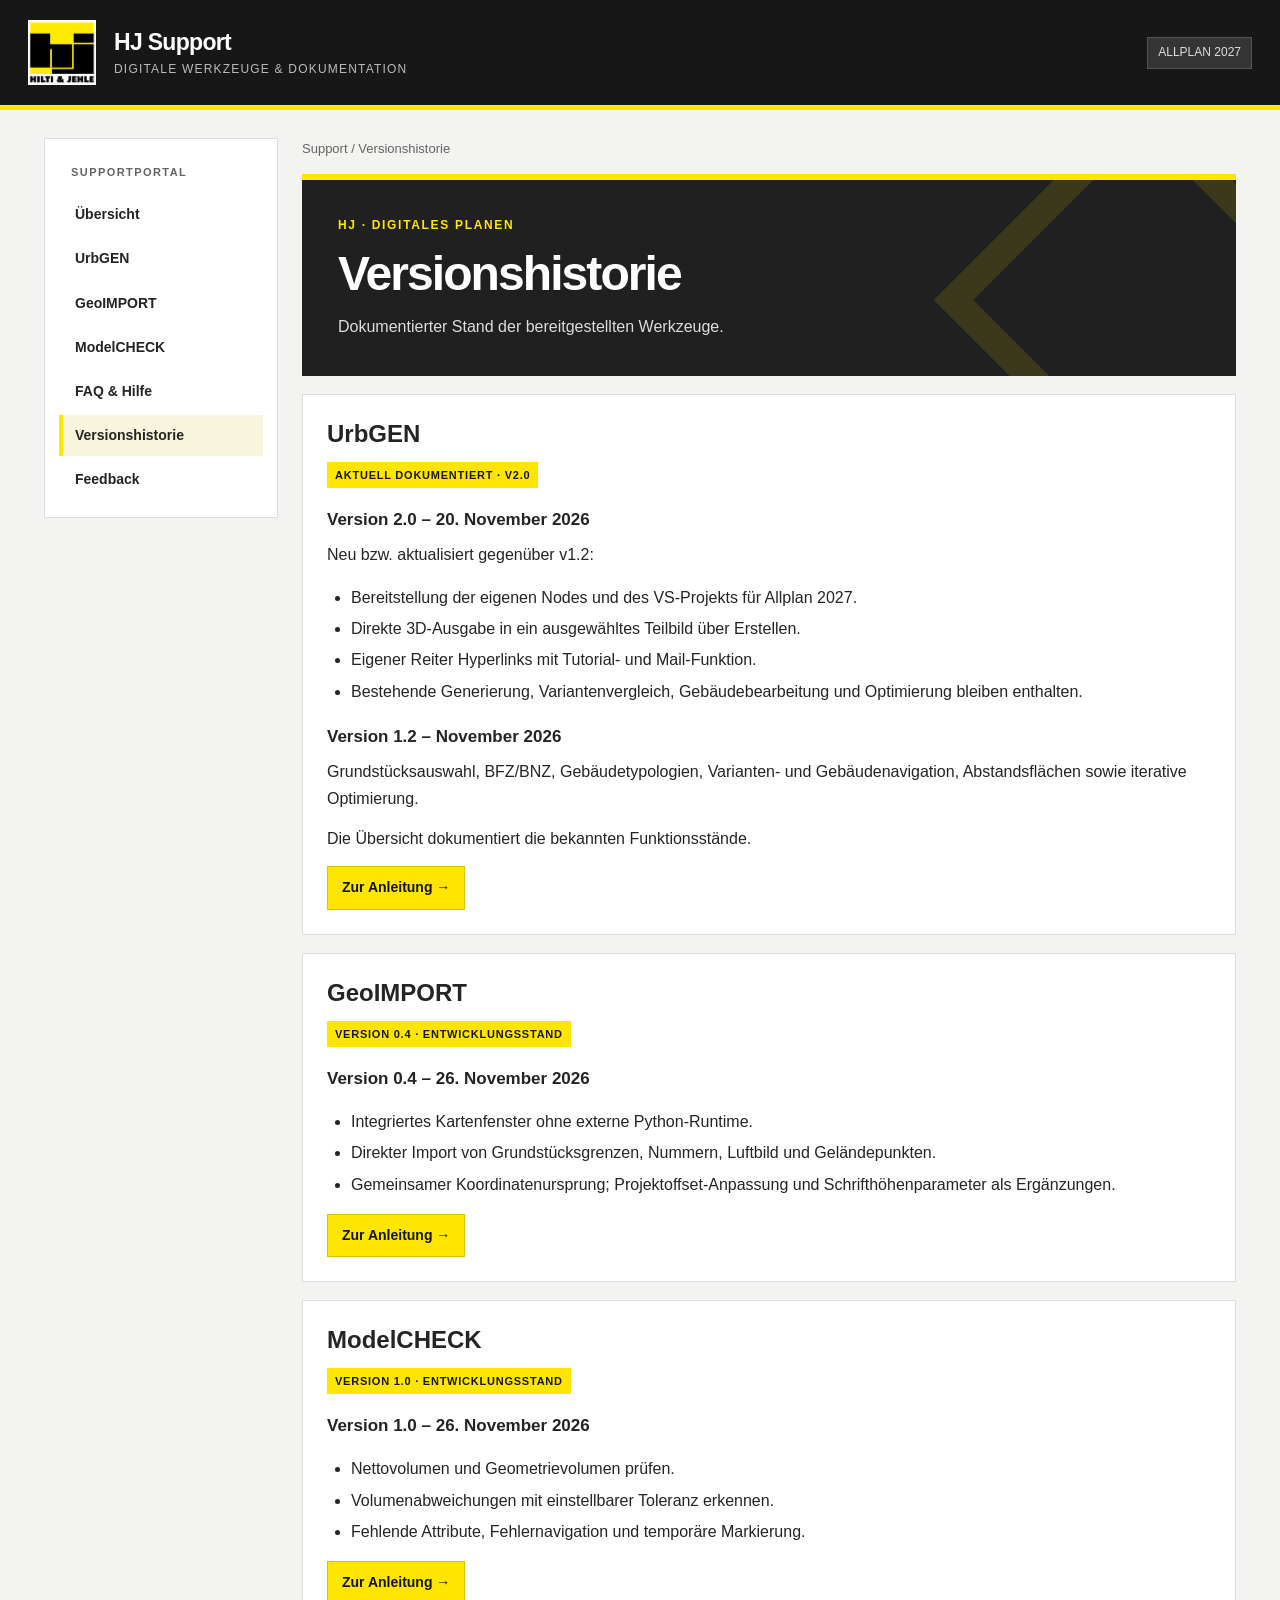
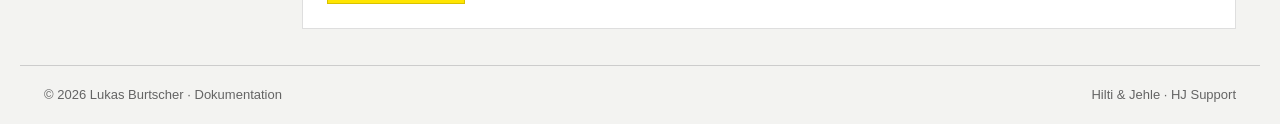
<file: docs/versionen.html>
<!doctype html>
<html lang="de">
	<head>
		<meta charset="utf-8">
		<meta name="viewport" content="width=device-width,initial-scale=1">
		<title>Versionshistorie | HJ Support</title>
		<link rel="stylesheet" href="assets/style.css">
		<script src="assets/support.js?v=2" defer></script>
	</head>
	<body>
		<header class="header" data-header></header>
		<div class="layout">
			<nav class="sidebar" aria-label="Hauptnavigation" data-navigation>
				<noscript><a href="index.html">Zur Übersicht</a></noscript>
			</nav>
			<main>
				<div class="breadcrumb">Support / Versionshistorie</div>
				<div class="hero">
					<div class="eyebrow">HJ · Digitales Planen</div>
					<h1>Versionshistorie</h1>
					<p>Dokumentierter Stand der bereitgestellten Werkzeuge.</p>
				</div>
				<section class="panel" id="urbgen">
					<h2>UrbGEN</h2>
					<span class="pill">Aktuell dokumentiert · v2.0</span>
					<h3>Version 2.0 – 20. November 2026</h3>
					<p>Neu bzw. aktualisiert gegenüber v1.2:</p>
					<ul>
						<li>Bereitstellung der eigenen Nodes und des VS-Projekts für Allplan 2027.</li>
						<li>Direkte 3D-Ausgabe in ein ausgewähltes Teilbild über Erstellen.</li>
						<li>Eigener Reiter Hyperlinks mit Tutorial- und Mail-Funktion.</li>
						<li>Bestehende Generierung, Variantenvergleich, Gebäudebearbeitung und Optimierung bleiben enthalten.</li>
					</ul>
					<h3>Version 1.2 – November 2026</h3>
						<p>Grundstücksauswahl, BFZ/BNZ, Gebäudetypologien, Varianten- und Gebäudenavigation, Abstandsflächen sowie iterative Optimierung.</p>
						<p>Die Übersicht dokumentiert die bekannten Funktionsstände.</p>
					<a class="button" href="urbgen.html">Zur Anleitung →</a>
				</section>
				<section class="panel" id="geoimport">
					<h2>GeoIMPORT</h2>
					<span class="pill">Version 0.4 · Entwicklungsstand</span>
					<h3>Version 0.4 – 26. November 2026</h3>
					<ul>
						<li>Integriertes Kartenfenster ohne externe Python-Runtime.</li>
						<li>Direkter Import von Grundstücksgrenzen, Nummern, Luftbild und Geländepunkten.</li>
						<li>Gemeinsamer Koordinatenursprung; Projektoffset-Anpassung und Schrifthöhenparameter als Ergänzungen.</li>
					</ul>
					<a class="button" href="geoimport.html">Zur Anleitung →</a>
				</section>
				<section class="panel" id="modelcheck">
					<h2>ModelCHECK</h2>
					<span class="pill">Version 1.0 · Entwicklungsstand</span>
					<h3>Version 1.0 – 26. November 2026</h3>
					<ul>
						<li>Nettovolumen und Geometrievolumen prüfen.</li>
						<li>Volumenabweichungen mit einstellbarer Toleranz erkennen.</li>
						<li>Fehlende Attribute, Fehlernavigation und temporäre Markierung.</li>
					</ul>
					<a class="button" href="modelcheck.html">Zur Anleitung →</a>
				</section>
			</main>
		</div>
		<footer class="footer" data-footer></footer>
	</body>
</html>
</file>
<file: docs/assets/style.css>
:root {
	--yellow:#ffe500;
	--black:#171717;
	--ink:#242424;
	--muted:#646464;
	--line:#dedede;
	--paper:#fff;
	--background:#f3f3f1;
}

* {
	box-sizing:border-box;
}

html {
	scroll-behavior:smooth;
}

body {
	margin:0;
	background:var(--background);
	color:var(--ink);
	font:16px/1.65 Arial,Helvetica,sans-serif;
}

a {
	color:inherit;
}

a:focus-visible,button:focus-visible,input:focus-visible,summary:focus-visible {
	outline:3px solid #9c8d00;
	outline-offset:4px;
}

.header {
	background:var(--black);
	color:#fff;
	border-bottom:5px solid var(--yellow);
	padding:20px 28px;
}

.header-inner {
	max-width:1240px;
	margin:auto;
	display:flex;
	align-items:center;
	gap:18px;
}

.logo {
	width:68px;
	height:auto;
	background:#fff;
	display:block;
}

.brand {
	font-size:23px;
	font-weight:800;
	line-height:1.2;
	letter-spacing:-.03em;
}

.brand small {
	display:block;
	font-size:12px;
	color:#bbb;
	font-weight:normal;
	letter-spacing:.1em;
	text-transform:uppercase;
	margin-top:5px;
}

.status {
	margin-left:auto;
	background:#353535;
	color:#ddd;
	border:1px solid #555;
	padding:5px 10px;
	font-size:12px;
	white-space:nowrap;
}

.layout {
	max-width:1240px;
	margin:28px auto;
	display:grid;
	grid-template-columns:234px minmax(0,1fr);
	gap:24px;
	padding:0 24px;
}

.sidebar {
	align-self:start;
	position:sticky;
	top:20px;
	background:#fff;
	border:1px solid var(--line);
	padding:14px;
}

.sidebar .label {
	font-size:11px;
	font-weight:800;
	letter-spacing:.13em;
	text-transform:uppercase;
	color:var(--muted);
	padding:10px 12px;
}

.sidebar a {
	display:block;
	text-decoration:none;
	padding:9px 12px;
	margin:3px 0;
	border-left:4px solid transparent;
	font-weight:600;
	font-size:14px;
}

.sidebar a:hover {
	background:#f2f2f0;
}

.sidebar a[aria-current=page] {
	border-color:var(--yellow);
	background:#f7f5dc;
}

.sidebar .sub {
	font-weight:400;
	padding-left:22px;
	font-size:13px;
}

.hero {
	background:#202020;
	color:white;
	padding:36px;
	border-top:6px solid var(--yellow);
	position:relative;
	overflow:hidden;
}

.hero:after {
	content:"";
	position:absolute;
	right:-55px;
	bottom:-72px;
	width:240px;
	height:240px;
	border:28px solid var(--yellow);
	transform:rotate(45deg);
	opacity:.12;
	pointer-events:none;
}

.eyebrow {
	font-size:12px;
	font-weight:700;
	letter-spacing:.14em;
	text-transform:uppercase;
	color:var(--yellow);
}

h1 {
	font-size:clamp(30px,5vw,48px);
	line-height:1.13;
	letter-spacing:-.04em;
	margin:12px 0;
}

h2 {
	font-size:24px;
	line-height:1.25;
	margin:0 0 12px;
}

h3 {
	font-size:17px;
	margin:18px 0 4px;
}

p {
	margin:8px 0 14px;
}

.hero p {
	color:#ddd;
	max-width:630px;
	margin-bottom:0;
}

.panel {
	background:#fff;
	border:1px solid var(--line);
	padding:24px;
	margin-top:18px;
	scroll-margin-top:20px;
}

.grid {
	display:grid;
	grid-template-columns:repeat(auto-fit,minmax(210px,1fr));
	gap:14px;
	margin-top:18px;
}

.card {
	background:#fff;
	border:1px solid var(--line);
	padding:21px;
	text-decoration:none;
	display:flex;
	flex-direction:column;
	transition:border-color .15s,transform .15s;
}

.card:hover {
	border-color:#777;
	transform:translateY(-2px);
}

.card h2 {
	font-size:21px;
	margin:8px 0;
}

.card p {
	color:var(--muted);
	font-size:14px;
	flex:1;
}

.card .arrow {
	font-weight:800;
	font-size:14px;
}

.pill {
	display:inline-block;
	align-self:start;
	background:var(--yellow);
	color:var(--black);
	font-size:11px;
	letter-spacing:.07em;
	text-transform:uppercase;
	font-weight:800;
	padding:4px 8px;
}

.breadcrumb {
	font-size:13px;
	color:var(--muted);
	margin:0 0 14px;
}

.step {
	display:inline-grid;
	place-items:center;
	width:30px;
	height:30px;
	margin-right:10px;
	background:var(--yellow);
	font-weight:bold;
	font-size:16px;
}

.note {
	background:#fffbe0;
	border-left:4px solid var(--yellow);
	padding:13px 15px;
	margin:15px 0;
}

.table-wrap {
	overflow-x:auto;
}

table {
	width:100%;
	border-collapse:collapse;
	font-size:14px;
}

th,td {
	text-align:left;
	vertical-align:top;
	padding:11px 10px;
	border-bottom:1px solid var(--line);
}

th {
	background:#f5f5f3;
	font-size:12px;
	text-transform:uppercase;
	letter-spacing:.05em;
}

.navlinks {
	display:flex;
	flex-wrap:wrap;
	gap:8px;
	margin-top:20px;
}

.navlinks a,.button {
	display:inline-block;
	background:var(--yellow);
	color:#141414;
	text-decoration:none;
	font-weight:bold;
	padding:9px 14px;
	border:1px solid #d9c200;
	font-size:14px;
}

.navlinks a:hover,.button:hover {
	background:#f2da00;
}

.shapes {
	display:grid;
	grid-template-columns:repeat(auto-fit,minmax(80px,1fr));
	gap:10px;
	margin:15px 0;
}

.shape {
	background:#f5f5f3;
	border:1px solid var(--line);
	padding:10px;
	text-align:center;
	font-size:12px;
}

.shape svg {
	width:48px;
	height:48px;
	display:block;
	margin:auto auto 8px;
	fill:#232323;
}

.search {
	width:100%;
	padding:13px;
	border:1px solid #adadad;
	font:inherit;
	margin:10px 0;
}

.faq details {
	border-bottom:1px solid var(--line);
	padding:13px 0;
}

.faq details:last-child {
	border:0;
}

.faq summary {
	font-weight:700;
	cursor:pointer;
}

.faq details p {
	margin:9px 0 3px;
}

.footer {
	max-width:1240px;
	margin:36px auto 0;
	border-top:1px solid #ccc;
	padding:18px 24px;
	color:var(--muted);
	font-size:13px;
	display:flex;
	justify-content:space-between;
	gap:12px;
	flex-wrap:wrap;
}

code {
	font-size:13px;
	background:#eee;
	padding:2px 5px;
	overflow-wrap:anywhere;
}

ul,ol {
	padding-left:24px;
}

li {
	margin:5px 0;
}

@media(max-width:760px) {
	.layout {
		display:block;
		padding:0 14px;
		margin-top:14px;
	}
	.sidebar {
		position:static;
		margin-bottom:14px;
		display:flex;
		flex-wrap:wrap;
		gap:4px;
	}
	.sidebar .label,.sidebar .sub {
		display:none;
	}
	.sidebar a {
		padding:8px;
		border-left:0;
		border-bottom:3px solid transparent;
	}
	.header {
		padding:14px;
	}
	.logo {
		width:53px;
	}
	.brand {
		font-size:18px;
	}
	.status {
		display:none;
	}
	.hero {
		padding:24px;
	}
	.panel {
		padding:18px;
	}
}

@media print {
	.header,.sidebar,.footer,.navlinks {
		display:none;
	}
	.layout {
		display:block;
		padding:0;
		margin:0;
	}
	.hero {
		background:white;
		color:black;
		padding:10px;
		border-top:3px solid black;
	}
	.hero p,.eyebrow {
		color:black;
	}
	.hero:after {
		display:none;
	}
	.panel {
		border:none;
		padding:12px 0;
		break-inside:avoid;
	}
	.faq details {
		break-inside:avoid;
	}
}
</file>
<file: docs/assets/feedback.css>
.feedback-form {
	display: grid;
	gap: 18px;
}

.form-columns {
	display: grid;
	grid-template-columns: repeat(2, minmax(0, 1fr));
	gap: 16px;
}

.field label {
	display: block;
	font-weight: 700;
	margin-bottom: 6px;
}

.field input, .field select, .field textarea {
	width: 100%;
	padding: 12px;
	border: 1px solid #aaa;
	border-radius: 3px;
	font: inherit;
	color: #242424;
	background: white;
}

.field textarea {
	min-height: 150px;
	resize: vertical;
}

.field small, .hint {
	color: #646464;
	font-size: .875rem;
}

.consent {
	display: flex;
	align-items: flex-start;
	gap: 10px;
}

.consent input {
	margin-top: 6px;
}

.submit-button {
	cursor: pointer;
	justify-self: start;
	font: inherit;
	font-weight: bold;
}

.submit-button:disabled {
	opacity: .5;
	cursor: not-allowed;
}

.feedback-status {
	margin: 0;
	min-height: 1.5em;
}

.feedback-status[data-state="success"] {
	color: #166534;
}

.feedback-status[data-state="error"] {
	color: #a12121;
}

.honeypot {
	position: absolute;
	left: -10000px;
	width: 1px;
	height: 1px;
	overflow: hidden;
}

@media (max-width: 650px) {
	.form-columns {
		grid-template-columns: 1fr;
	}
}
</file>
